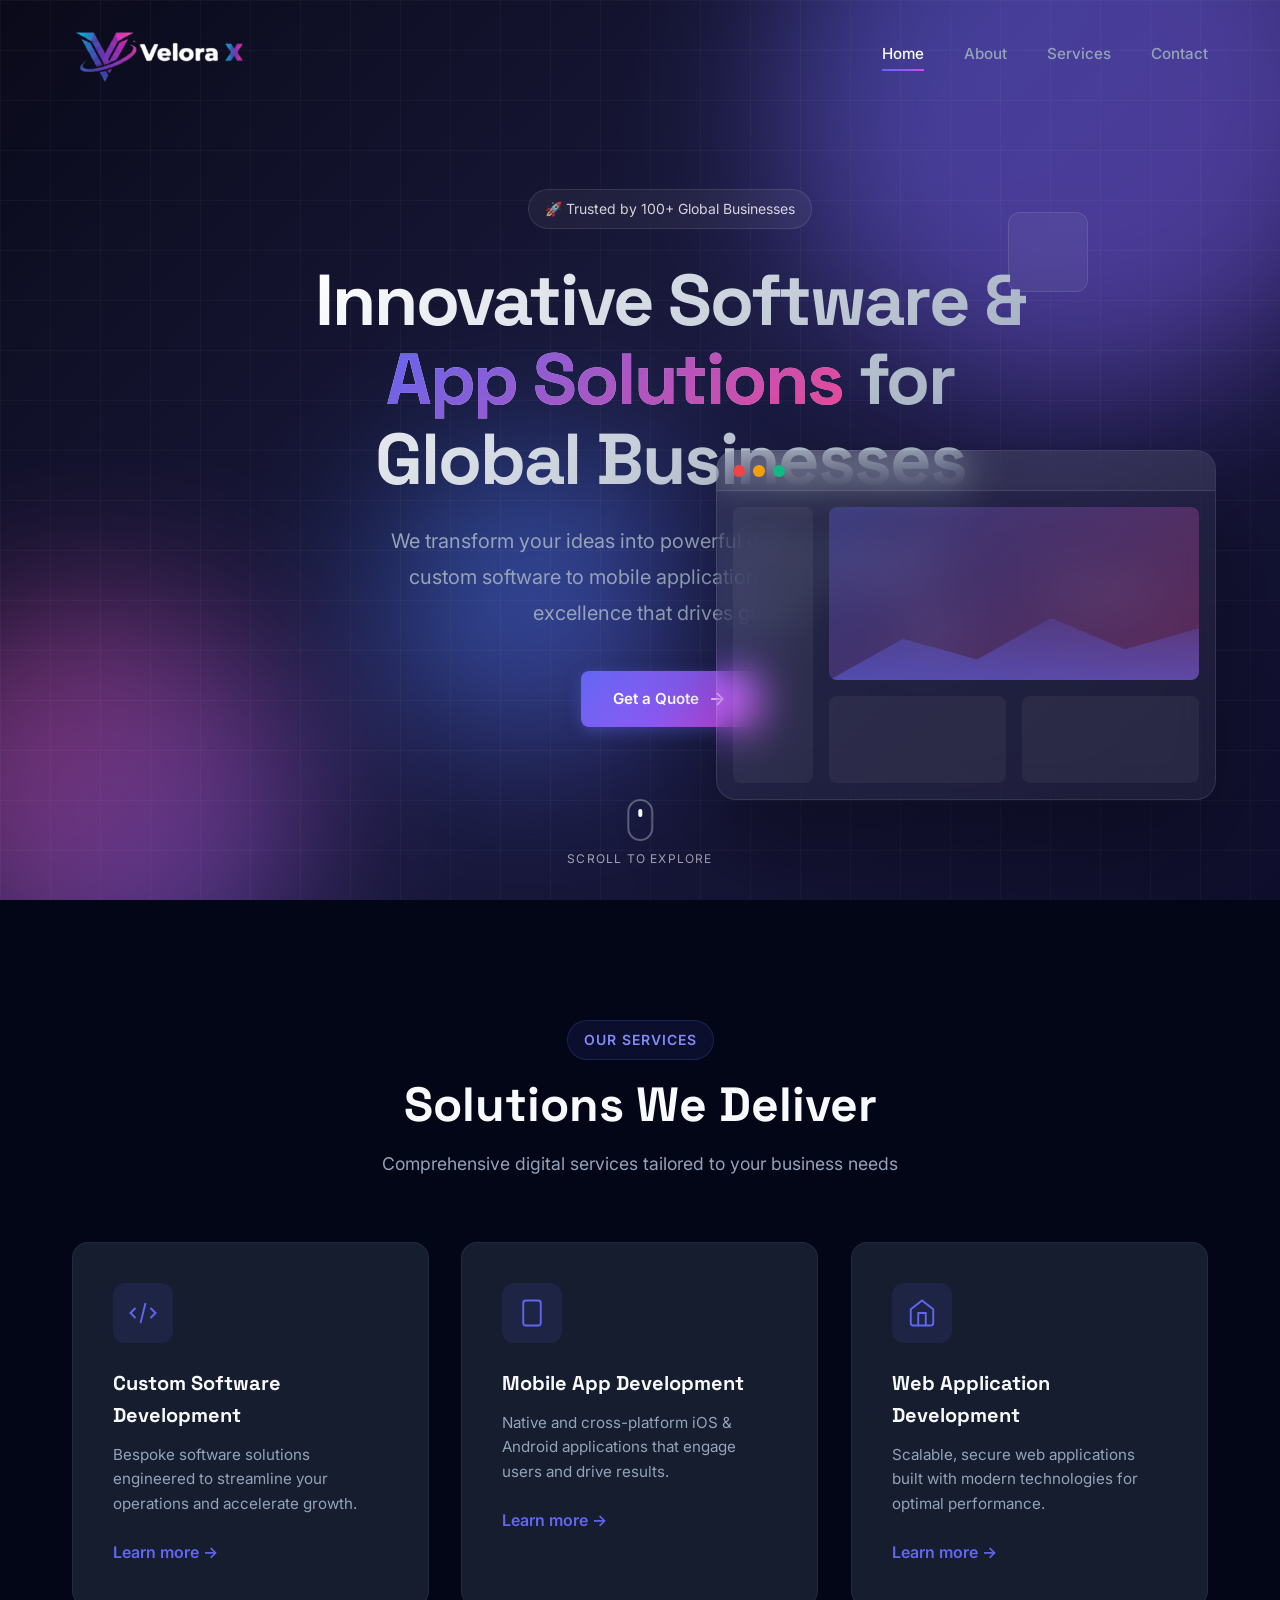
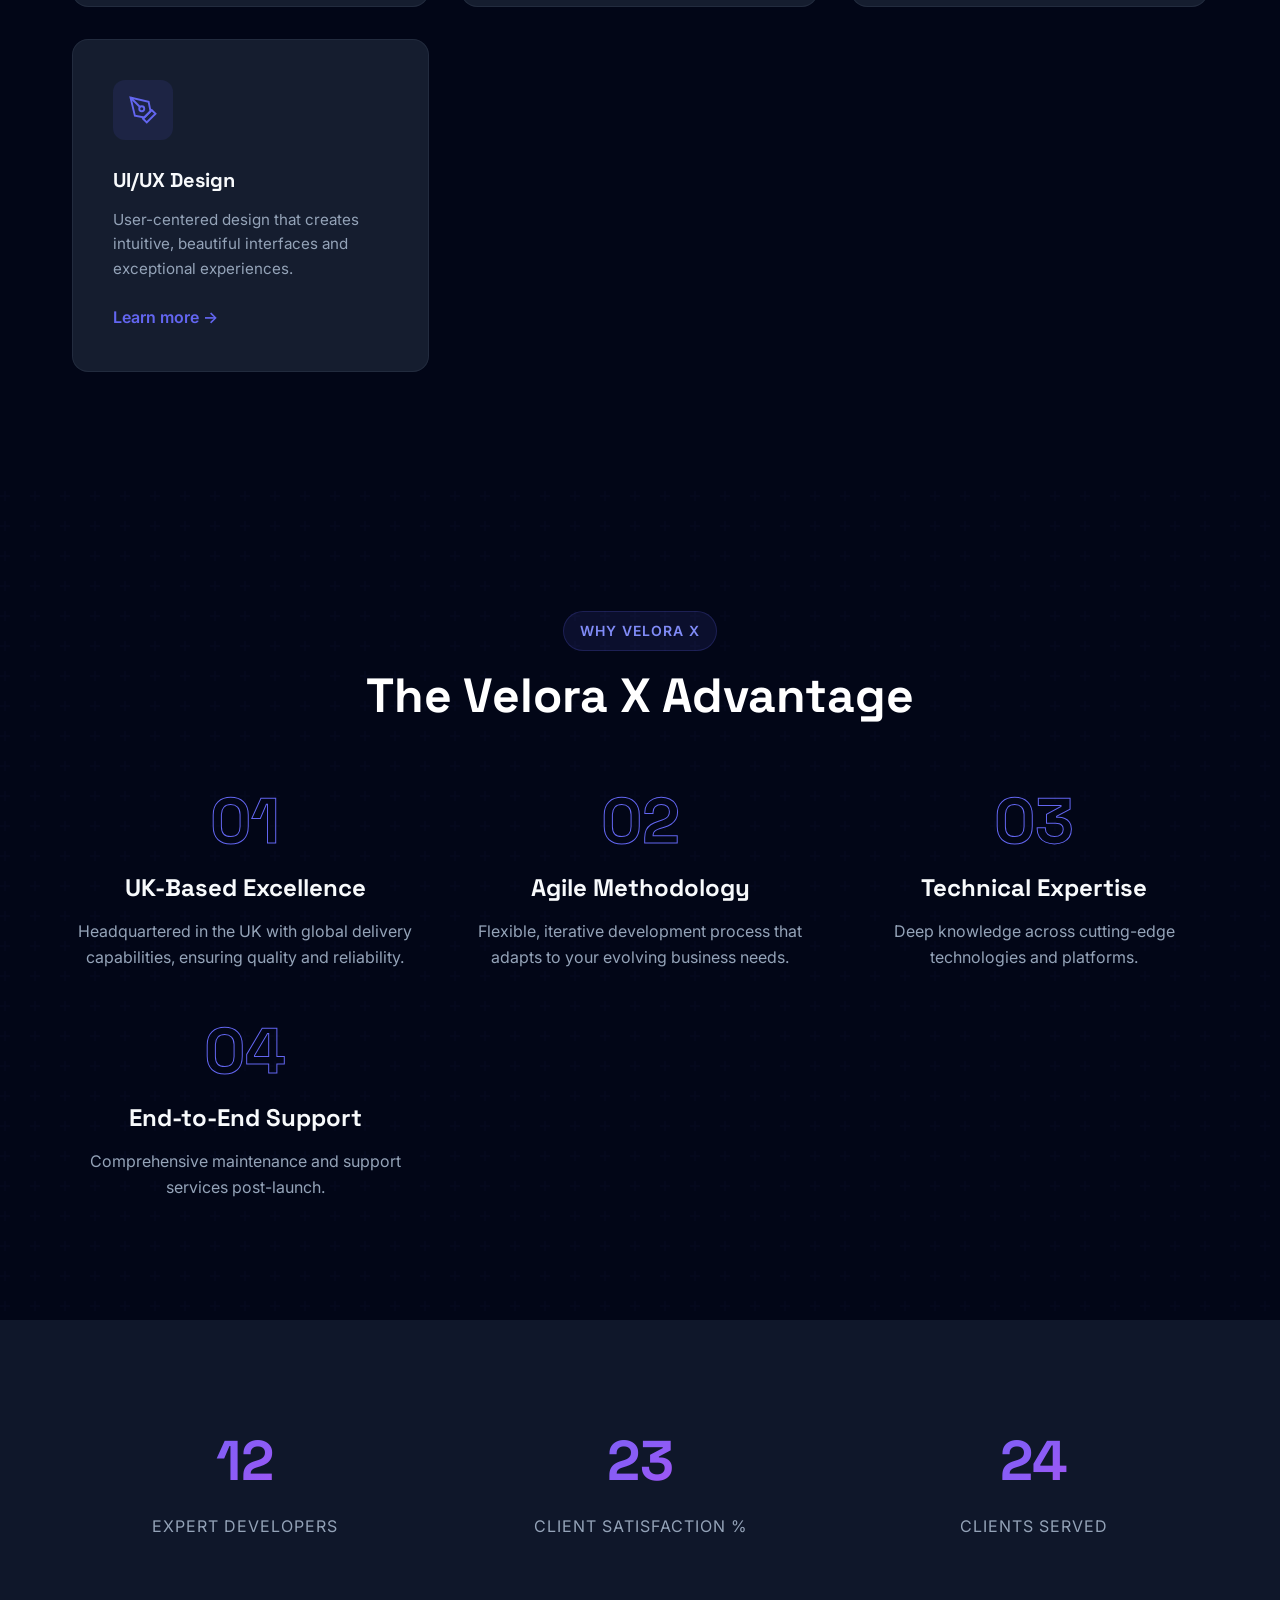
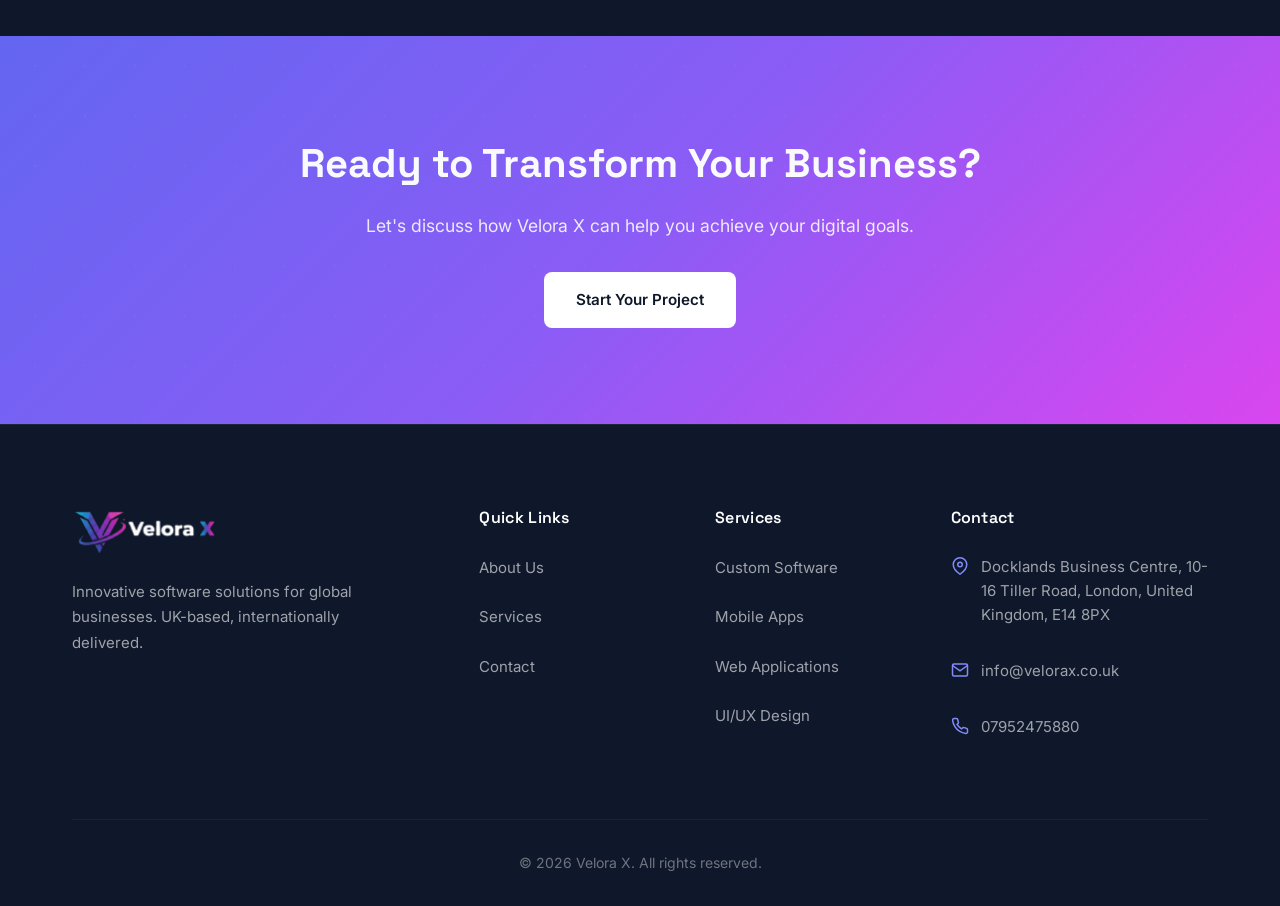
<file: index.html>
<!-- index.html -->
<!DOCTYPE html>
<html lang="en">

<head>
    <meta charset="UTF-8">
    <meta name="viewport" content="width=device-width, initial-scale=1.0">
    <meta name="description"
        content="Velora X - Innovative Software & App Solutions for Global Businesses. UK-based custom software, mobile app, and web development company.">
    <title>Velora X | Innovative Software & App Solutions</title>
    <link rel="icon" type="image/png" sizes="30x30" href="img/favi.png">
    <link rel="preconnect" href="https://fonts.googleapis.com">
    <link rel="preconnect" href="https://fonts.gstatic.com" crossorigin>
    <link
        href="https://fonts.googleapis.com/css2?family=Inter:wght@300;400;500;600;700&family=Space+Grotesk:wght@400;500;600;700&display=swap"
        rel="stylesheet">
    <link rel="stylesheet" href="style.css">
</head>

<body>
    <!-- Loading Screen -->
    <div id="loader" class="loader">
        <div class="loader-content">
            <div class="loader-logo">
                <img src="img/logo.png" alt="Velora X">
            </div>
            <div class="loader-bar"></div>
        </div>
    </div>

    <!-- Navigation -->
    <nav class="navbar" id="navbar">
        <div class="nav-container">
            <a href="index.html" class="logo">
                <img src="img/logo.png" alt="Velora X" class="logo-img">
            </a>
            <button class="nav-toggle" id="navToggle" aria-label="Toggle navigation">
                <span></span>
                <span></span>
                <span></span>
            </button>
            <ul class="nav-menu" id="navMenu">
                <li><a href="index.html" class="nav-link active">Home</a></li>
                <li><a href="about.html" class="nav-link">About</a></li>
                <li><a href="services.html" class="nav-link">Services</a></li>
                <li><a href="contact.html" class="nav-link">Contact</a></li>
            </ul>
        </div>
    </nav>

    <!-- Enhanced Hero Section -->
    <section class="hero">
        <!-- Animated gradient background -->
        <div class="hero-bg">
            <div class="gradient-orb orb-1"></div>
            <div class="gradient-orb orb-2"></div>
            <div class="gradient-orb orb-3"></div>
        </div>

        <!-- Grid pattern overlay -->
        <div class="hero-grid"></div>

        <!-- Floating elements -->
        <div class="floating-shapes">
            <div class="shape shape-1"></div>
            <div class="shape shape-2"></div>
            <div class="shape shape-3"></div>
        </div>

            <div class="hero-content">
                <div class="hero-badge animate-fade-up">
                <span>🚀 Trusted by 100+ Global Businesses</span>
            </div>

            <h1 class="hero-title animate-fade-up">
                Innovative Software &<br>
                <span class="gradient-text">App Solutions</span> for<br>
                Global Businesses
            </h1>

            <p class="hero-subtitle animate-fade-up delay-1">
                We transform your ideas into powerful digital solutions. From custom software
                to mobile applications, Velora X delivers excellence that drives growth.
            </p>

            <div class="hero-buttons animate-fade-up delay-2">
                <a href="contact.html" class="btn btn-primary btn-glow">
                    <span>Get a Quote</span>
                    <svg width="20" height="20" viewBox="0 0 24 24" fill="none" stroke="currentColor" stroke-width="2">
                        <path d="M5 12h14M12 5l7 7-7 7" />
                    </svg>
                </a>
                <!-- <a href="services.html" class="btn btn-video">
                    <span class="play-icon">▶</span>
                    <span>View Services</span>
                </a> -->
            </div>

           
        </div>

        <!-- Hero image/mockup -->
        <div class="hero-visual animate-fade-up delay-2">
            <div class="dashboard-mockup">
                <div class="mockup-header">
                    <div class="mockup-dots">
                        <span></span>
                        <span></span>
                        <span></span>
                    </div>
                </div>
                <div class="mockup-content">
                    <div class="mockup-sidebar"></div>
                    <div class="mockup-main">
                        <div class="mockup-chart"></div>
                        <div class="mockup-stats"></div>
                    </div>
                </div>
            </div>
        </div>

        <div class="hero-scroll">
            <div class="mouse">
                <div class="wheel"></div>
            </div>
            <span>Scroll to explore</span>
        </div>
    </section>

    <!-- Services Preview -->
    <section class="section services-preview" id="services">
        <div class="container">
            <div class="section-header animate-on-scroll">
                <span class="section-tag">Our Services</span>
                <h2 class="section-title">Solutions We Deliver</h2>
                <p class="section-desc">Comprehensive digital services tailored to your business needs</p>
            </div>
            <div class="services-grid">
                <div class="service-card animate-on-scroll">
                    <div class="service-icon">
                        <svg viewBox="0 0 24 24" fill="none" stroke="currentColor" stroke-width="1.5">
                            <path d="M10 20l4-16m4 4l4 4-4 4M6 16l-4-4 4-4" />
                        </svg>
                    </div>
                    <h3>Custom Software Development</h3>
                    <p>Bespoke software solutions engineered to streamline your operations and accelerate growth.</p>
                    <a href="services.html" class="service-link">Learn more →</a>
                </div>
                <div class="service-card animate-on-scroll">
                    <div class="service-icon">
                        <svg viewBox="0 0 24 24" fill="none" stroke="currentColor" stroke-width="1.5">
                            <rect x="5" y="2" width="14" height="20" rx="2" ry="2" />
                            <path d="M12 18h.01" />
                        </svg>
                    </div>
                    <h3>Mobile App Development</h3>
                    <p>Native and cross-platform iOS & Android applications that engage users and drive results.</p>
                    <a href="services.html" class="service-link">Learn more →</a>
                </div>
                <div class="service-card animate-on-scroll">
                    <div class="service-icon">
                        <svg viewBox="0 0 24 24" fill="none" stroke="currentColor" stroke-width="1.5">
                            <path d="M3 9l9-7 9 7v11a2 2 0 0 1-2 2H5a2 2 0 0 1-2-2z" />
                            <polyline points="9 22 9 12 15 12 15 22" />
                        </svg>
                    </div>
                    <h3>Web Application Development</h3>
                    <p>Scalable, secure web applications built with modern technologies for optimal performance.</p>
                    <a href="services.html" class="service-link">Learn more →</a>
                </div>
                <div class="service-card animate-on-scroll">
                    <div class="service-icon">
                        <svg viewBox="0 0 24 24" fill="none" stroke="currentColor" stroke-width="1.5">
                            <path d="M12 19l7-7 3 3-7 7-3-3z" />
                            <path d="M18 13l-1.5-7.5L2 2l3.5 14.5L13 18l5-5z" />
                            <path d="M2 2l7.586 7.586" />
                            <circle cx="11" cy="11" r="2" />
                        </svg>
                    </div>
                    <h3>UI/UX Design</h3>
                    <p>User-centered design that creates intuitive, beautiful interfaces and exceptional experiences.
                    </p>
                    <a href="services.html" class="service-link">Learn more →</a>
                </div>
            </div>
        </div>
    </section>

    <!-- Why Choose Us -->
    <section class="section why-choose parallax-section">
        <div class="container">
            <div class="section-header light animate-on-scroll">
                <span class="section-tag">Why Velora X</span>
                <h2 class="section-title">The Velora X Advantage</h2>
            </div>
            <div class="features-grid">
                <div class="feature-item animate-on-scroll">
                    <div class="feature-number">01</div>
                    <h3>UK-Based Excellence</h3>
                    <p>Headquartered in the UK with global delivery capabilities, ensuring quality and reliability.</p>
                </div>
                <div class="feature-item animate-on-scroll">
                    <div class="feature-number">02</div>
                    <h3>Agile Methodology</h3>
                    <p>Flexible, iterative development process that adapts to your evolving business needs.</p>
                </div>
                <div class="feature-item animate-on-scroll">
                    <div class="feature-number">03</div>
                    <h3>Technical Expertise</h3>
                    <p>Deep knowledge across cutting-edge technologies and platforms.</p>
                </div>
                <div class="feature-item animate-on-scroll">
                    <div class="feature-number">04</div>
                    <h3>End-to-End Support</h3>
                    <p>Comprehensive maintenance and support services post-launch.</p>
                </div>
            </div>
        </div>
    </section>

    <!-- Stats Section -->
    <section class="section stats">
        <div class="container">
            <div class="stats-grid">
                <div class="stat-item animate-on-scroll">
                    <div class="stat-number" data-target="50">0</div>
                    <div class="stat-label">Expert Developers</div>
                </div>
                <div class="stat-item animate-on-scroll">
                    <div class="stat-number" data-target="98">0</div>
                    <div class="stat-label">Client Satisfaction %</div>
                </div>
                <div class="stat-item animate-on-scroll">
                    <div class="stat-number" data-target="100">0</div>
                    <div class="stat-label">Clients Served</div>
                </div>
            </div>
        </div>
    </section>

    <!-- CTA Banner -->
    <section class="cta-banner">
        <div class="container">
            <div class="cta-content animate-on-scroll">
                <h2>Ready to Transform Your Business?</h2>
                <p>Let's discuss how Velora X can help you achieve your digital goals.</p>
                <a href="contact.html" class="btn btn-white">Start Your Project</a>
            </div>
        </div>
    </section>

    <!-- Footer -->
    <footer class="footer">
        <div class="container">
            <div class="footer-grid">
                <div class="footer-brand">
                    <a href="index.html" class="logo">
                        <div class="loader-logo">
                            <img src="img/logo.png" alt="Velora X">
                        </div>
                        <!-- <span class="logo-text">Velora X</span> -->
                    </a>
                    <p>Innovative software solutions for global businesses. UK-based, internationally delivered.</p>
                </div>
                <div class="footer-links">
                    <h4>Quick Links</h4>
                    <ul>
                        <li><a href="about.html">About Us</a></li>
                        <li><a href="services.html">Services</a></li>
                        <li><a href="contact.html">Contact</a></li>
                    </ul>
                </div>
                <div class="footer-links">
                    <h4>Services</h4>
                    <ul>
                        <li><a href="services.html">Custom Software</a></li>
                        <li><a href="services.html">Mobile Apps</a></li>
                        <li><a href="services.html">Web Applications</a></li>
                        <li><a href="services.html">UI/UX Design</a></li>
                    </ul>
                </div>
                <div class="footer-contact">
                    <h4>Contact</h4>
                    <ul>
                        <li>
                            <svg viewBox="0 0 24 24" fill="none" stroke="currentColor" stroke-width="2">
                                <path d="M21 10c0 7-9 13-9 13s-9-6-9-13a9 9 0 0 1 18 0z" />
                                <circle cx="12" cy="10" r="3" />
                            </svg>
                            <span>Docklands Business Centre, 10-16 Tiller Road, London, United Kingdom, E14 8PX</span>
                        </li>
                        <li>
                            <svg viewBox="0 0 24 24" fill="none" stroke="currentColor" stroke-width="2">
                                <path d="M4 4h16c1.1 0 2 .9 2 2v12c0 1.1-.9 2-2 2H4c-1.1 0-2-.9-2-2V6c0-1.1.9-2 2-2z" />
                                <polyline points="22,6 12,13 2,6" />
                            </svg>
                            <span>info@velorax.co.uk</span>
                        </li>
                        <li>
                            <svg viewBox="0 0 24 24" fill="none" stroke="currentColor" stroke-width="2">
                                <path
                                    d="M22 16.92v3a2 2 0 0 1-2.18 2 19.79 19.79 0 0 1-8.63-3.07 19.5 19.5 0 0 1-6-6 19.79 19.79 0 0 1-3.07-8.67A2 2 0 0 1 4.11 2h3a2 2 0 0 1 2 1.72 12.84 12.84 0 0 0 .7 2.81 2 2 0 0 1-.45 2.11L8.09 9.91a16 16 0 0 0 6 6l1.27-1.27a2 2 0 0 1 2.11-.45 12.84 12.84 0 0 0 2.81.7A2 2 0 0 1 22 16.92z" />
                            </svg>
                            <span>07952475880</span>
                        </li>
                    </ul>
                </div>
            </div>
            <div class="footer-bottom">
                <p>&copy; 2026 Velora X. All rights reserved.</p>
            </div>
        </div>
    </footer>

    <!-- Back to Top Button -->
    <button class="back-to-top" id="backToTop" aria-label="Back to top">
        <svg viewBox="0 0 24 24" fill="none" stroke="currentColor" stroke-width="2">
            <path d="M18 15l-6-6-6 6" />
        </svg>
    </button>

    <script src="script.js"></script>
</body>

</html>
</file>
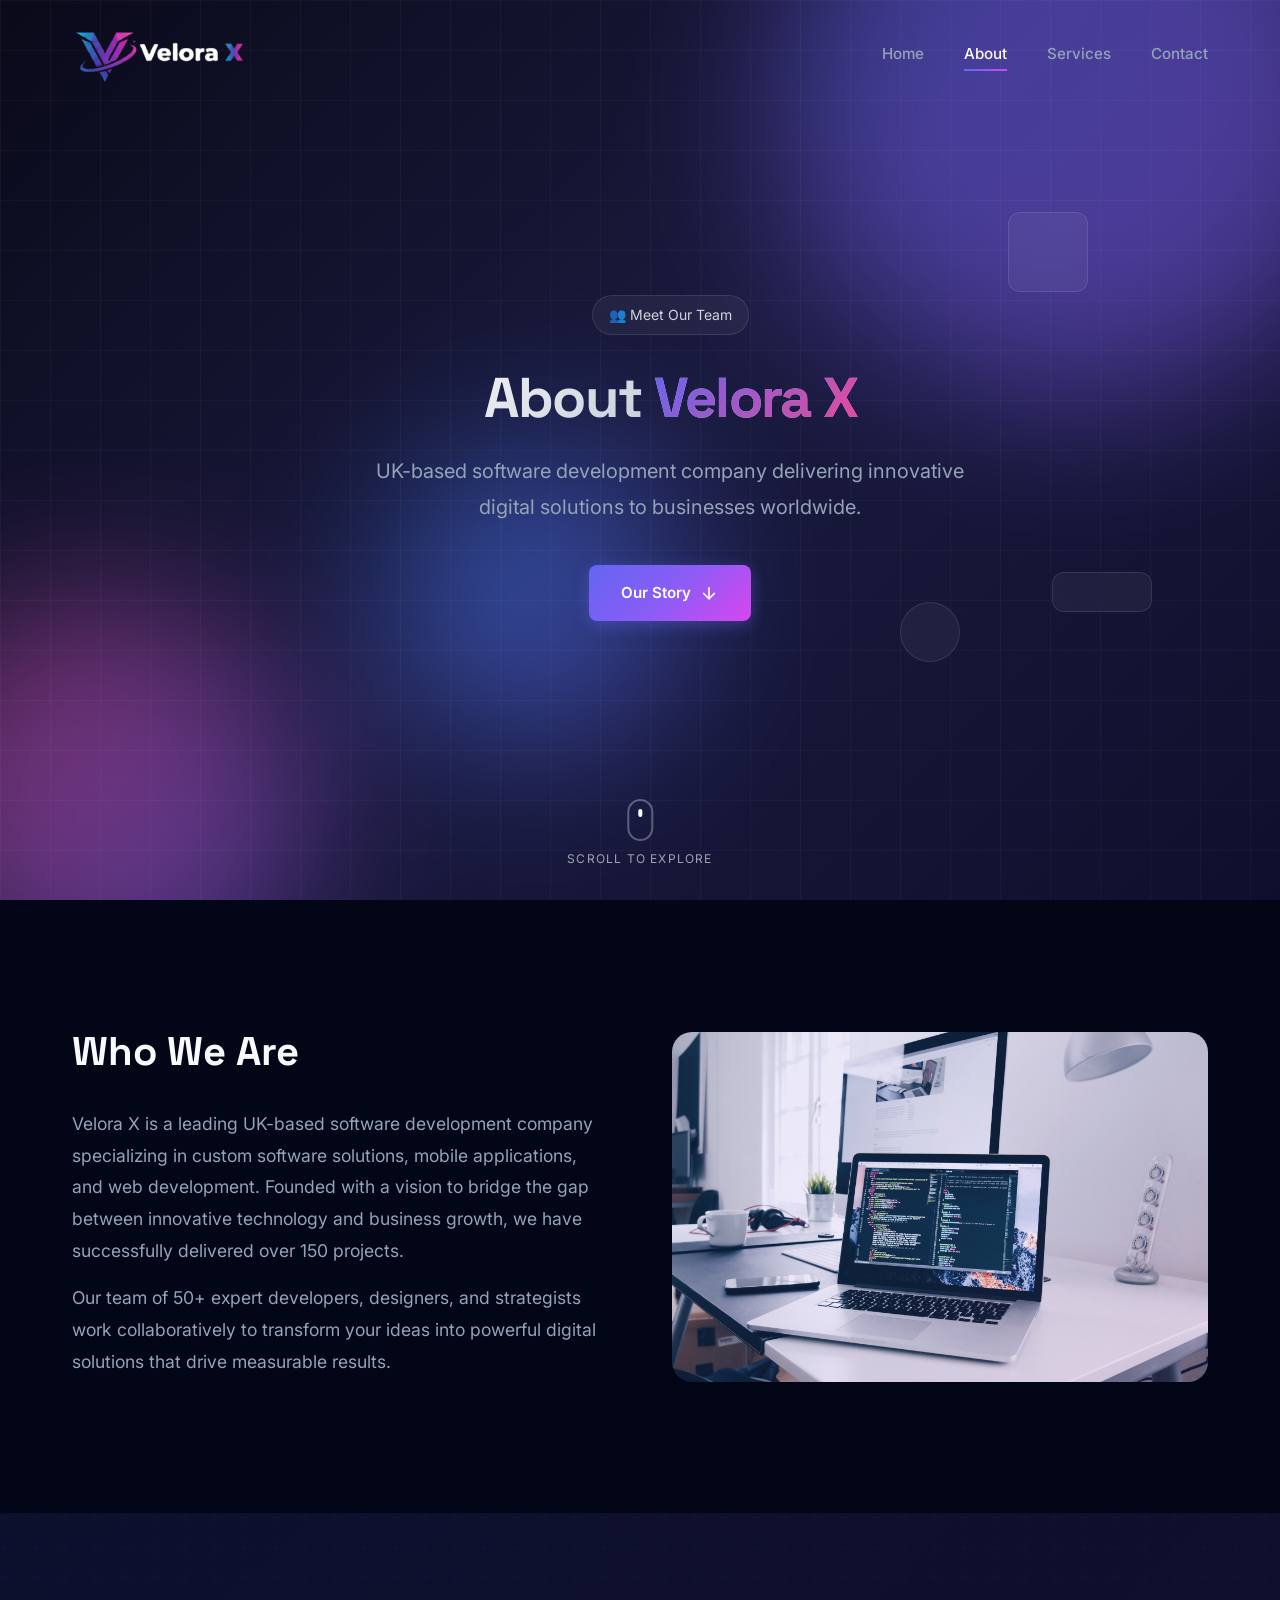
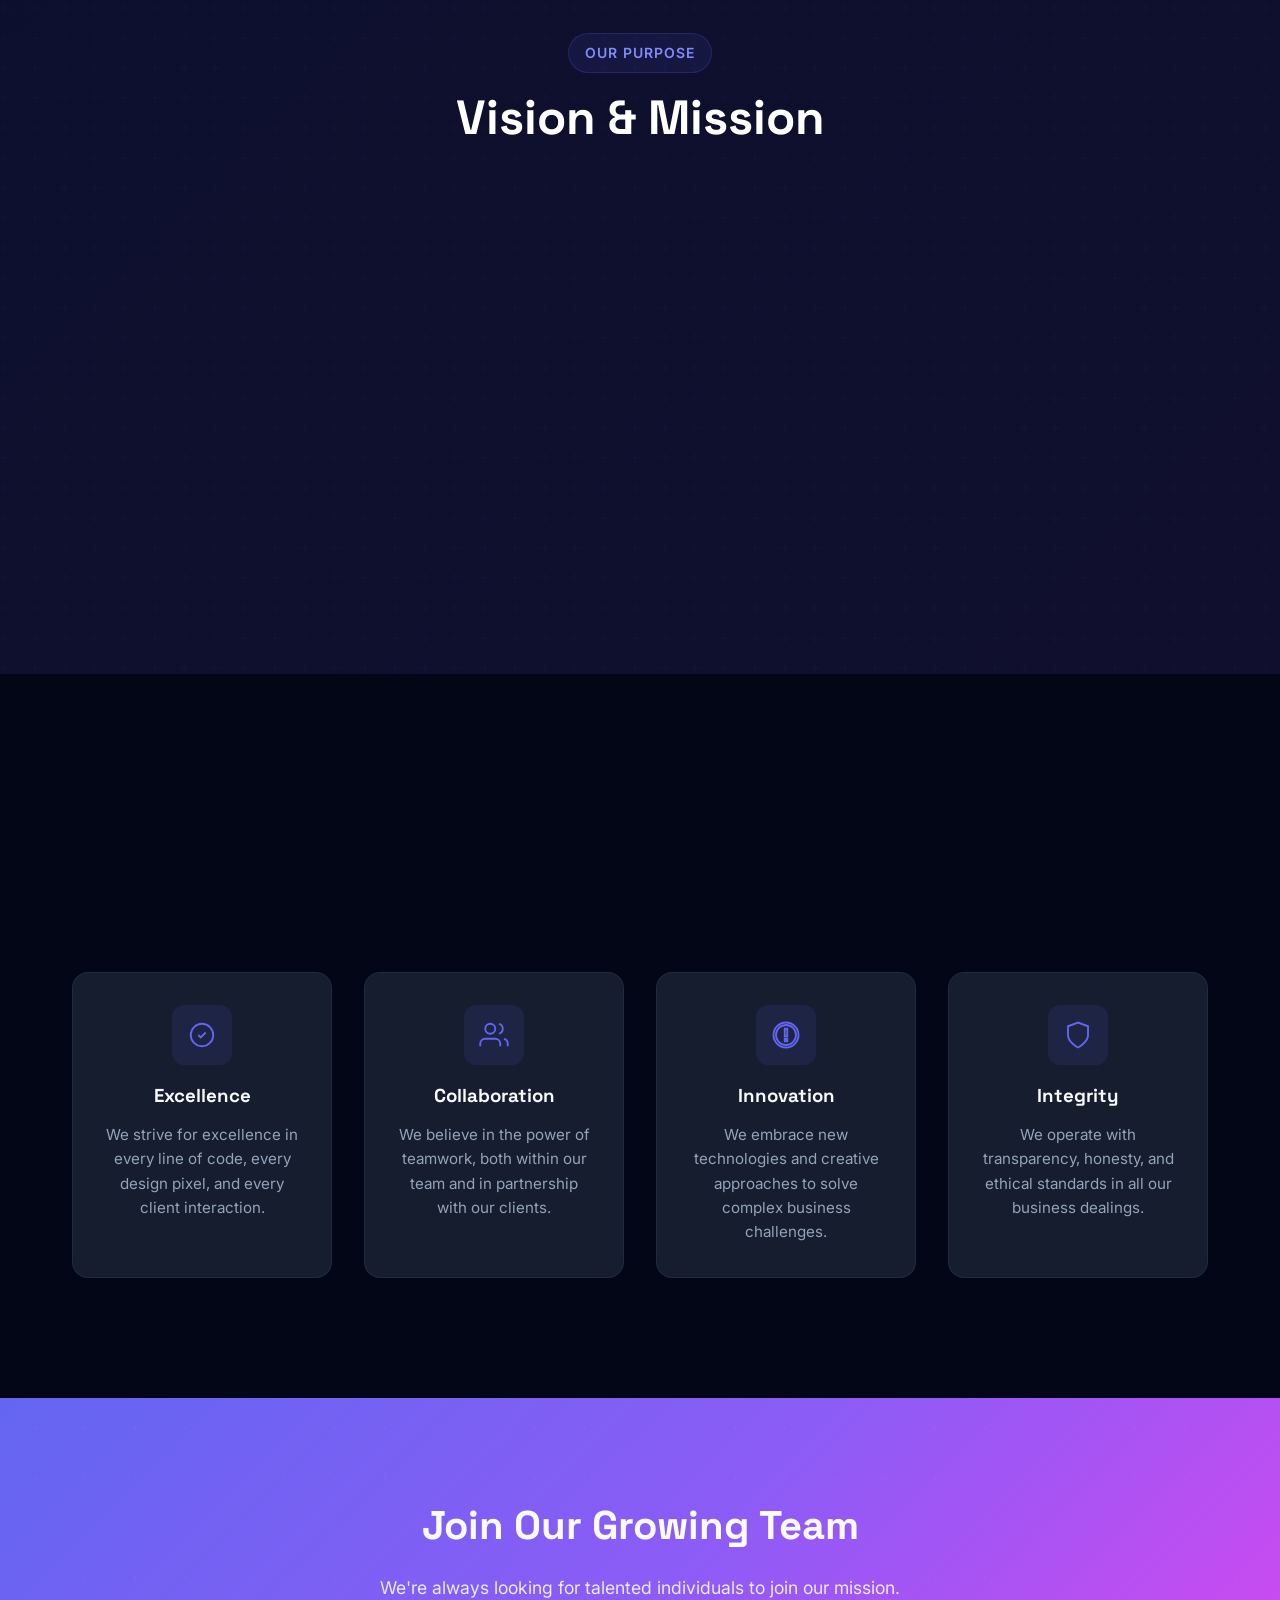
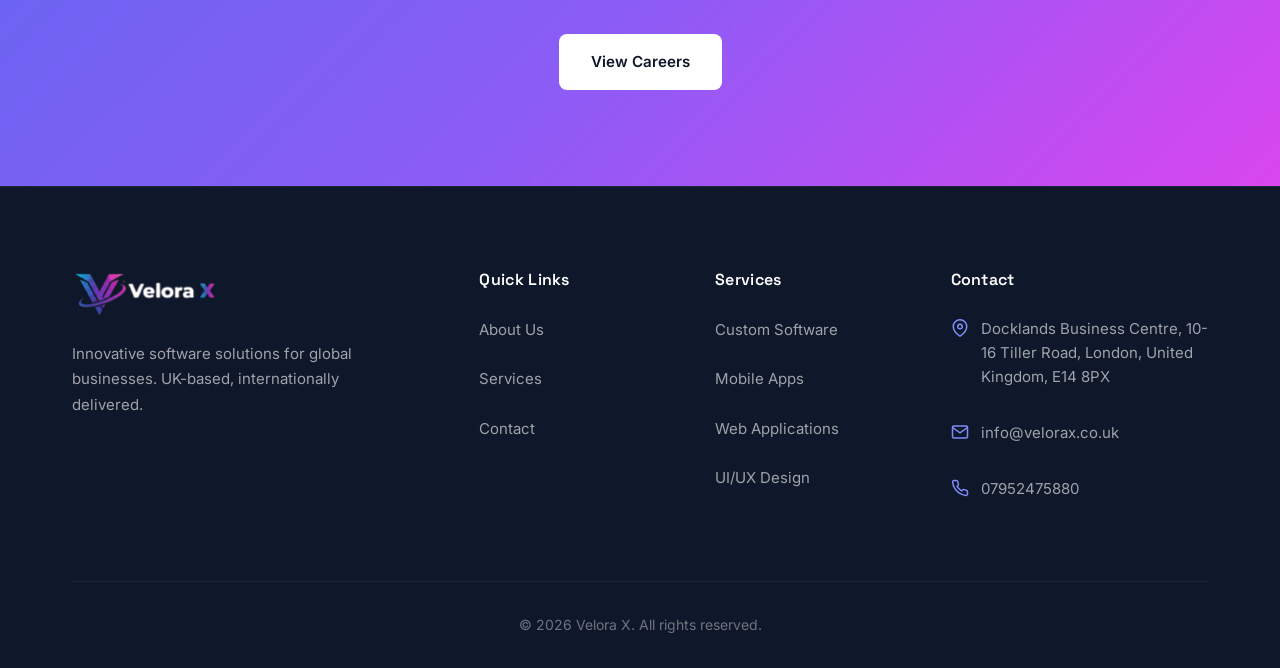
<file: about.html>
<!-- about.html -->
<!DOCTYPE html>
<html lang="en">

<head>
    <meta charset="UTF-8">
    <meta name="viewport" content="width=device-width, initial-scale=1.0">
    <meta name="description"
        content="About Velora X - UK-based software development company delivering innovative digital solutions globally.">
    <title>About Us | Velora X</title>
    <link rel="icon" type="image/png" sizes="30x30" href="img/favi.png">
    <link rel="preconnect" href="https://fonts.googleapis.com">
    <link rel="preconnect" href="https://fonts.gstatic.com" crossorigin>
    <link
        href="https://fonts.googleapis.com/css2?family=Inter:wght@300;400;500;600;700&family=Space+Grotesk:wght@400;500;600;700&display=swap"
        rel="stylesheet">
    <link rel="stylesheet" href="style.css">
</head>

<body>
    <!-- Loading Screen -->
    <div id="loader" class="loader">
        <div class="loader-content">
            <div class="loader-logo">
                <img src="img/logo.png" alt="Velora X">
            </div>
            <div class="loader-bar"></div>
        </div>
    </div>

    <!-- Navigation -->
    <nav class="navbar" id="navbar">
        <div class="nav-container">
            <a href="index.html" class="logo">
                <img src="img/logo.png" alt="Velora X" class="logo-img">
            </a>
            <button class="nav-toggle" id="navToggle" aria-label="Toggle navigation">
                <span></span>
                <span></span>
                <span></span>
            </button>
            <ul class="nav-menu" id="navMenu">
                <li><a href="index.html" class="nav-link">Home</a></li>
                <li><a href="about.html" class="nav-link active">About</a></li>
                <li><a href="services.html" class="nav-link">Services</a></li>
                <li><a href="contact.html" class="nav-link">Contact</a></li>
            </ul>
        </div>
    </nav>

    <!-- Enhanced Page Hero Section -->
    <section class="hero page-hero-enhanced">
        <!-- Animated gradient background -->
        <div class="hero-bg">
            <div class="gradient-orb orb-1"></div>
            <div class="gradient-orb orb-2"></div>
            <div class="gradient-orb orb-3"></div>
        </div>

        <!-- Grid pattern overlay -->
        <div class="hero-grid"></div>

        <!-- Floating elements -->
        <div class="floating-shapes">
            <div class="shape shape-1"></div>
            <div class="shape shape-2"></div>
            <div class="shape shape-3"></div>
        </div>

        <div class="hero-content">
            <div class="hero-badge animate-fade-up">
                <span>👥 Meet Our Team</span>
            </div>

            <h1 class="hero-title animate-fade-up">
                About <span class="gradient-text">Velora X</span>
            </h1>

            <p class="hero-subtitle animate-fade-up delay-1">
                UK-based software development company delivering innovative digital solutions
                to businesses worldwide.
            </p>

            <div class="hero-buttons animate-fade-up delay-2">
                <a href="#story" class="btn btn-primary btn-glow">
                    <span>Our Story</span>
                    <svg width="20" height="20" viewBox="0 0 24 24" fill="none" stroke="currentColor" stroke-width="2">
                        <path d="M12 5v14M5 12l7 7 7-7" />
                    </svg>
                </a>
                <!-- <a href="contact.html" class="btn btn-video">
                    <span class="play-icon">✉</span>
                    <span>Get in Touch</span>
                </a> -->
            </div>
        </div>

        <div class="hero-scroll">
            <div class="mouse">
                <div class="wheel"></div>
            </div>
            <span>Scroll to explore</span>
        </div>
    </section>

    <!-- About Content -->
    <section class="section" id="story">
        <div class="container">
            <div class="about-grid">
                <div class="about-content animate-on-scroll">
                    <h2>Who We Are</h2>
                    <p>Velora X is a leading UK-based software development company specializing in custom software
                        solutions, mobile applications, and web development. Founded with a vision to bridge the gap
                        between innovative technology and business growth, we have successfully delivered over 150
                        projects.</p>
                    <p>Our team of 50+ expert developers, designers, and strategists work collaboratively to transform
                        your ideas into powerful digital solutions that drive measurable results.</p>
                </div>
                <div class="about-image animate-on-scroll">
                    <div class="image-card">
                        <div class="image-placeholder"><img src="img/about.jpg" alt=""></div>
                    </div>
                </div>
            </div>
        </div>
    </section>

    <!-- Vision & Mission -->
    <section class="section why-choose">
        <div class="container">
            <div class="section-header light animate-on-scroll">
                <span class="section-tag">Our Purpose</span>
                <h2 class="section-title">Vision & Mission</h2>
            </div>
            <div class="vm-grid">
                <div class="vm-card animate-on-scroll">
                    <div class="vm-icon">
                        <svg viewBox="0 0 24 24" fill="none" stroke="currentColor" stroke-width="1.5">
                            <path d="M2 12s3-7 10-7 10 7 10 7-3 7-10 7-10-7-10-7Z" />
                            <circle cx="12" cy="12" r="3" />
                        </svg>
                    </div>
                    <h3>Our Vision</h3>
                    <p>To be the global leader in innovative software solutions, empowering businesses to achieve
                        digital transformation and sustainable growth through cutting-edge technology.</p>
                </div>
                <div class="vm-card animate-on-scroll">
                    <div class="vm-icon">
                        <svg viewBox="0 0 24 24" fill="none" stroke="currentColor" stroke-width="1.5">
                            <path d="M12 2L2 7l10 5 10-5-10-5zM2 17l10 5 10-5M2 12l10 5 10-5" />
                        </svg>
                    </div>
                    <h3>Our Mission</h3>
                    <p>To deliver exceptional digital solutions that solve real business problems, exceed client
                        expectations, and create lasting value through innovation, quality, and partnership.</p>
                </div>
            </div>
        </div>
    </section>

    <!-- Values -->
    <section class="section">
        <div class="container">
            <div class="section-header animate-on-scroll">
                <span class="section-tag">What We Stand For</span>
                <h2 class="section-title">Our Core Values</h2>
            </div>
            <div class="values-grid">
                <div class="value-card animate-on-scroll">
                    <div class="value-icon">
                        <svg viewBox="0 0 24 24" fill="none" stroke="currentColor" stroke-width="1.5">
                            <path d="M9 12l2 2 4-4m6 2a9 9 0 11-18 0 9 9 0 0118 0z" />
                        </svg>
                    </div>
                    <h3>Excellence</h3>
                    <p>We strive for excellence in every line of code, every design pixel, and every client interaction.
                    </p>
                </div>
                <div class="value-card animate-on-scroll">
                    <div class="value-icon">
                        <svg viewBox="0 0 24 24" fill="none" stroke="currentColor" stroke-width="1.5">
                            <path d="M17 21v-2a4 4 0 00-4-4H5a4 4 0 00-4 4v2" />
                            <circle cx="9" cy="7" r="4" />
                            <path d="M23 21v-2a4 4 0 00-3-3.87M16 3.13a4 4 0 010 7.75" />
                        </svg>
                    </div>
                    <h3>Collaboration</h3>
                    <p>We believe in the power of teamwork, both within our team and in partnership with our clients.
                    </p>
                </div>
                <div class="value-card animate-on-scroll">
                    <div class="value-icon">
                        <svg viewBox="0 0 24 24" fill="none" stroke="currentColor" stroke-width="1.5">
                            <path
                                d="M12 2a10 10 0 100 20 10 10 0 000-20zm0 18a8 8 0 110-16 8 8 0 010 16zm-1-13h2v6h-2zm0 8h2v2h-2z" />
                        </svg>
                    </div>
                    <h3>Innovation</h3>
                    <p>We embrace new technologies and creative approaches to solve complex business challenges.</p>
                </div>
                <div class="value-card animate-on-scroll">
                    <div class="value-icon">
                        <svg viewBox="0 0 24 24" fill="none" stroke="currentColor" stroke-width="1.5">
                            <path d="M12 22s8-4 8-10V5l-8-3-8 3v7c0 6 8 10 8 10z" />
                        </svg>
                    </div>
                    <h3>Integrity</h3>
                    <p>We operate with transparency, honesty, and ethical standards in all our business dealings.</p>
                </div>
            </div>
        </div>
    </section>

    

    <!-- CTA Banner -->
    <section class="cta-banner">
        <div class="container">
            <div class="cta-content animate-on-scroll">
                <h2>Join Our Growing Team</h2>
                <p>We're always looking for talented individuals to join our mission.</p>
                <a href="contact.html" class="btn btn-white">View Careers</a>
            </div>
        </div>
    </section>

    <!-- Footer -->
    <footer class="footer">
        <div class="container">
            <div class="footer-grid">
                <div class="footer-brand">
                    <a href="index.html" class="logo">
                        <div class="loader-logo">
                            <img src="img/logo.png" alt="Velora X">
                        </div>
                        <!-- <span class="logo-text">Velora X</span> -->
                    </a>
                    <p>Innovative software solutions for global businesses. UK-based, internationally delivered.</p>
                </div>
                <div class="footer-links">
                    <h4>Quick Links</h4>
                    <ul>
                        <li><a href="about.html">About Us</a></li>
                        <li><a href="services.html">Services</a></li>
                        <li><a href="contact.html">Contact</a></li>
                    </ul>
                </div>
                <div class="footer-links">
                    <h4>Services</h4>
                    <ul>
                        <li><a href="services.html">Custom Software</a></li>
                        <li><a href="services.html">Mobile Apps</a></li>
                        <li><a href="services.html">Web Applications</a></li>
                        <li><a href="services.html">UI/UX Design</a></li>
                    </ul>
                </div>
                <div class="footer-contact">
                    <h4>Contact</h4>
                    <ul>
                        <li>
                            <svg viewBox="0 0 24 24" fill="none" stroke="currentColor" stroke-width="2">
                                <path d="M21 10c0 7-9 13-9 13s-9-6-9-13a9 9 0 0 1 18 0z" />
                                <circle cx="12" cy="10" r="3" />
                            </svg>
                            <span>Docklands Business Centre, 10-16 Tiller Road, London, United Kingdom, E14 8PX</span>
                        </li>
                        <li>
                            <svg viewBox="0 0 24 24" fill="none" stroke="currentColor" stroke-width="2">
                                <path d="M4 4h16c1.1 0 2 .9 2 2v12c0 1.1-.9 2-2 2H4c-1.1 0-2-.9-2-2V6c0-1.1.9-2 2-2z" />
                                <polyline points="22,6 12,13 2,6" />
                            </svg>
                            <span>info@velorax.co.uk</span>
                        </li>
                        <li>
                            <svg viewBox="0 0 24 24" fill="none" stroke="currentColor" stroke-width="2">
                                <path
                                    d="M22 16.92v3a2 2 0 0 1-2.18 2 19.79 19.79 0 0 1-8.63-3.07 19.5 19.5 0 0 1-6-6 19.79 19.79 0 0 1-3.07-8.67A2 2 0 0 1 4.11 2h3a2 2 0 0 1 2 1.72 12.84 12.84 0 0 0 .7 2.81 2 2 0 0 1-.45 2.11L8.09 9.91a16 16 0 0 0 6 6l1.27-1.27a2 2 0 0 1 2.11-.45 12.84 12.84 0 0 0 2.81.7A2 2 0 0 1 22 16.92z" />
                            </svg>
                            <span>07952475880</span>
                        </li>
                    </ul>
                </div>
            </div>
            <div class="footer-bottom">
                <p>&copy; 2026 Velora X. All rights reserved.</p>
            </div>
        </div>
    </footer>

    <!-- Back to Top Button -->
    <button class="back-to-top" id="backToTop" aria-label="Back to top">
        <svg viewBox="0 0 24 24" fill="none" stroke="currentColor" stroke-width="2">
            <path d="M18 15l-6-6-6 6" />
        </svg>
    </button>

    <script src="script.js"></script>
</body>

</html>
</file>
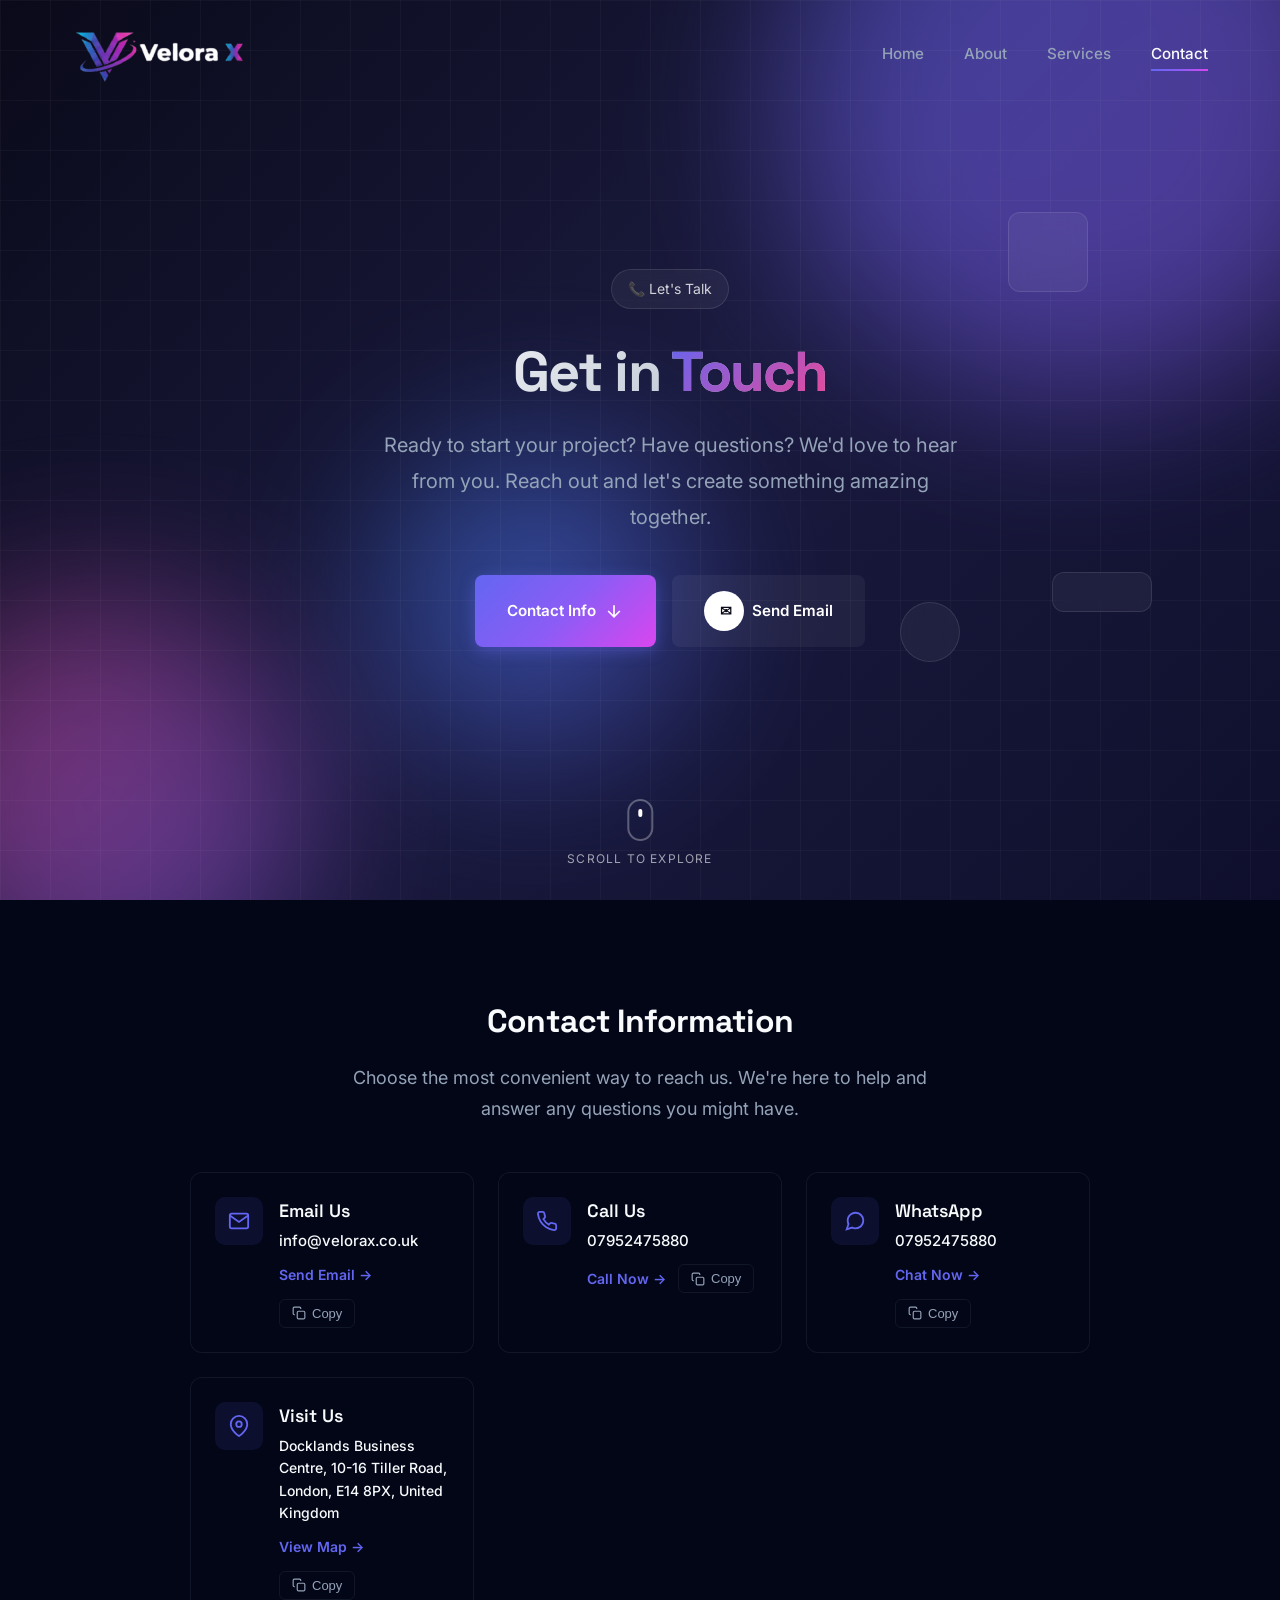
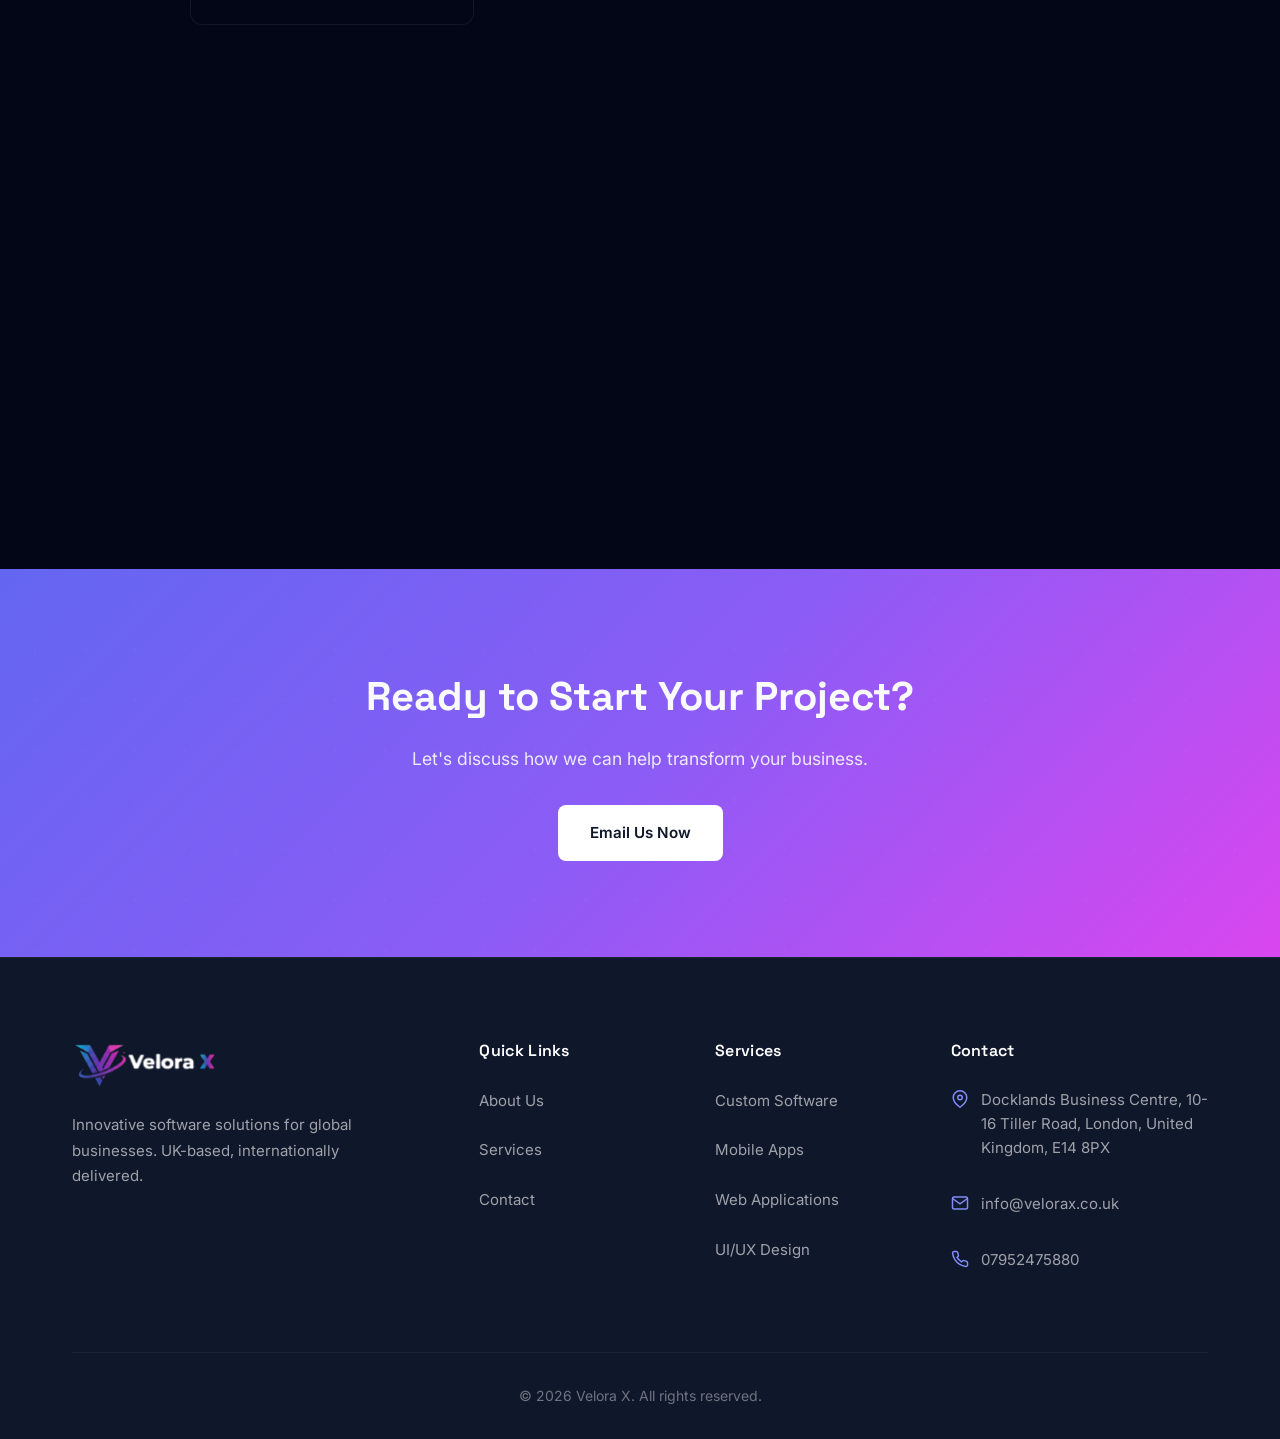
<file: contact.html>
<!-- contact.html -->
<!DOCTYPE html>
<html lang="en">

<head>
    <meta charset="UTF-8">
    <meta name="viewport" content="width=device-width, initial-scale=1.0">
    <meta name="description"
        content="Contact Velora X - Get in touch for custom software and app development solutions.">
    <title>Contact Us | Velora X</title>
    <link rel="icon" type="image/png" sizes="30x30" href="img/favi.png">
    <link rel="preconnect" href="https://fonts.googleapis.com">
    <link rel="preconnect" href="https://fonts.gstatic.com" crossorigin>
    <link
        href="https://fonts.googleapis.com/css2?family=Inter:wght@300;400;500;600;700&family=Space+Grotesk:wght@400;500;600;700&display=swap"
        rel="stylesheet">
    <link rel="stylesheet" href="style.css">
</head>

<body>
    <!-- Loading Screen -->
    <div id="loader" class="loader">
        <div class="loader-content">
            <div class="loader-logo">
                <img src="img/logo.png" alt="Velora X">
            </div>
            <div class="loader-bar"></div>
        </div>
    </div>

    <!-- Navigation -->
    <nav class="navbar" id="navbar">
        <div class="nav-container">
            <a href="index.html" class="logo">
                <img src="img/logo.png" alt="Velora X" class="logo-img">
            </a>
            <button class="nav-toggle" id="navToggle" aria-label="Toggle navigation">
                <span></span>
                <span></span>
                <span></span>
            </button>
            <ul class="nav-menu" id="navMenu">
                <li><a href="index.html" class="nav-link">Home</a></li>
                <li><a href="about.html" class="nav-link">About</a></li>
                <li><a href="services.html" class="nav-link">Services</a></li>
                <li><a href="contact.html" class="nav-link active">Contact</a></li>
            </ul>
        </div>
    </nav>

    <!-- Enhanced Page Hero Section -->
    <section class="hero page-hero-enhanced">
        <!-- Animated gradient background -->
        <div class="hero-bg">
            <div class="gradient-orb orb-1"></div>
            <div class="gradient-orb orb-2"></div>
            <div class="gradient-orb orb-3"></div>
        </div>

        <!-- Grid pattern overlay -->
        <div class="hero-grid"></div>

        <!-- Floating elements -->
        <div class="floating-shapes">
            <div class="shape shape-1"></div>
            <div class="shape shape-2"></div>
            <div class="shape shape-3"></div>
        </div>

        <div class="hero-content">
            <div class="hero-badge animate-fade-up">
                <span>📞 Let's Talk</span>
            </div>

            <h1 class="hero-title animate-fade-up">
                Get in <span class="gradient-text">Touch</span>
            </h1>

            <p class="hero-subtitle animate-fade-up delay-1">
                Ready to start your project? Have questions? We'd love to hear from you.
                Reach out and let's create something amazing together.
            </p>

            <div class="hero-buttons animate-fade-up delay-2">
                <a href="#contact-info" class="btn btn-primary btn-glow">
                    <span>Contact Info</span>
                    <svg width="20" height="20" viewBox="0 0 24 24" fill="none" stroke="currentColor" stroke-width="2">
                        <path d="M12 5v14M5 12l7 7 7-7" />
                    </svg>
                </a>
                <a href="mailto:info@velorax.co.uk" class="btn btn-video">
                    <span class="play-icon">✉</span>
                    <span>Send Email</span>
                </a>
            </div>
        </div>

        <div class="hero-scroll">
            <div class="mouse">
                <div class="wheel"></div>
            </div>
            <span>Scroll to explore</span>
        </div>
    </section>

    <!-- Contact Section -->
    <section class="section contact-section" id="contact-info">
        <div class="container">
            <div class="contact-simple">
                <div class="contact-intro animate-on-scroll">
                    <h2>Contact Information</h2>
                    <p>Choose the most convenient way to reach us. We're here to help and answer any questions you might
                        have.</p>
                </div>

                <div class="contact-channels">
                    <!-- Email -->
                    <div class="contact-channel animate-on-scroll" data-copy="info@velorax.co.uk">
                        <div class="channel-icon">
                            <svg viewBox="0 0 24 24" fill="none" stroke="currentColor" stroke-width="2">
                                <path d="M4 4h16c1.1 0 2 .9 2 2v12c0 1.1-.9 2-2 2H4c-1.1 0-2-.9-2-2V6c0-1.1.9-2 2-2z" />
                                <polyline points="22,6 12,13 2,6" />
                            </svg>
                        </div>
                        <div class="channel-info">
                            <h3>Email Us</h3>
                            <p class="copy-text">info@velorax.co.uk</p>
                            <div class="channel-actions">
                                <a href="mailto:info@velorax.co.uk" class="channel-action">Send Email →</a>
                                <button class="copy-btn" type="button" data-copy="info@velorax.co.uk">
                                    <svg viewBox="0 0 24 24" fill="none" stroke="currentColor" stroke-width="2">
                                        <rect x="9" y="9" width="13" height="13" rx="2" ry="2"></rect>
                                        <path d="M5 15H4a2 2 0 0 1-2-2V4a2 2 0 0 1 2-2h9a2 2 0 0 1 2 2v1"></path>
                                    </svg>
                                    <span>Copy</span>
                                </button>
                            </div>
                        </div>
                    </div>

                    <!-- Phone -->
                    <div class="contact-channel animate-on-scroll" data-copy="07952475880">
                        <div class="channel-icon">
                            <svg viewBox="0 0 24 24" fill="none" stroke="currentColor" stroke-width="2">
                                <path
                                    d="M22 16.92v3a2 2 0 0 1-2.18 2 19.79 19.79 0 0 1-8.63-3.07 19.5 19.5 0 0 1-6-6 19.79 19.79 0 0 1-3.07-8.67A2 2 0 0 1 4.11 2h3a2 2 0 0 1 2 1.72 12.84 12.84 0 0 0 .7 2.81 2 2 0 0 1-.45 2.11L8.09 9.91a16 16 0 0 0 6 6l1.27-1.27a2 2 0 0 1 2.11-.45 12.84 12.84 0 0 0 2.81.7A2 2 0 0 1 22 16.92z" />
                            </svg>
                        </div>
                        <div class="channel-info">
                            <h3>Call Us</h3>
                            <p class="copy-text">07952475880</p>
                            <div class="channel-actions">
                                <a href="tel:07952475880" class="channel-action">Call Now →</a>
                                <button class="copy-btn" type="button" data-copy="07952475880">
                                    <svg viewBox="0 0 24 24" fill="none" stroke="currentColor" stroke-width="2">
                                        <rect x="9" y="9" width="13" height="13" rx="2" ry="2"></rect>
                                        <path d="M5 15H4a2 2 0 0 1-2-2V4a2 2 0 0 1 2-2h9a2 2 0 0 1 2 2v1"></path>
                                    </svg>
                                    <span>Copy</span>
                                </button>
                            </div>
                        </div>
                    </div>

                    <!-- WhatsApp -->
                    <div class="contact-channel animate-on-scroll" data-copy="07952475880">
                        <div class="channel-icon">
                            <svg viewBox="0 0 24 24" fill="none" stroke="currentColor" stroke-width="2">
                                <path
                                    d="M21 11.5a8.38 8.38 0 0 1-.9 3.8 8.5 8.5 0 0 1-7.6 4.7 8.38 8.38 0 0 1-3.8-.9L3 21l1.9-5.7a8.38 8.38 0 0 1-.9-3.8 8.5 8.5 0 0 1 4.7-7.6 8.38 8.38 0 0 1 3.8-.9h.5a8.48 8.48 0 0 1 8 8v.5z">
                                </path>
                            </svg>
                        </div>
                        <div class="channel-info">
                            <h3>WhatsApp</h3>
                            <p class="copy-text">07952475880</p>
                            <div class="channel-actions">
                                <a href="https://wa.me/447952475880" target="_blank" class="channel-action">Chat Now
                                    →</a>
                                <button class="copy-btn" type="button" data-copy="07952475880">
                                    <svg viewBox="0 0 24 24" fill="none" stroke="currentColor" stroke-width="2">
                                        <rect x="9" y="9" width="13" height="13" rx="2" ry="2"></rect>
                                        <path d="M5 15H4a2 2 0 0 1-2-2V4a2 2 0 0 1 2-2h9a2 2 0 0 1 2 2v1"></path>
                                    </svg>
                                    <span>Copy</span>
                                </button>
                            </div>
                        </div>
                    </div>

                    <!-- Address -->
                    <div class="contact-channel animate-on-scroll"
                        data-copy="Docklands Business Centre, 10-16 Tiller Road, London, E14 8PX, United Kingdom">
                        <div class="channel-icon">
                            <svg viewBox="0 0 24 24" fill="none" stroke="currentColor" stroke-width="2">
                                <path d="M21 10c0 7-9 13-9 13s-9-6-9-13a9 9 0 0 1 18 0z" />
                                <circle cx="12" cy="10" r="3" />
                            </svg>
                        </div>
                        <div class="channel-info">
                            <h3>Visit Us</h3>
                            <p class="copy-text address-text">Docklands Business Centre, 10-16 Tiller Road, London, E14
                                8PX, United Kingdom</p>
                            <div class="channel-actions">
                                <a href="https://maps.google.com/?q=Docklands+Business+Centre,+10-16+Tiller+Road,+London+E14+8PX"
                                    target="_blank" class="channel-action">View Map →</a>
                                <button class="copy-btn" type="button"
                                    data-copy="Docklands Business Centre, 10-16 Tiller Road, London, E14 8PX, United Kingdom">
                                    <svg viewBox="0 0 24 24" fill="none" stroke="currentColor" stroke-width="2">
                                        <rect x="9" y="9" width="13" height="13" rx="2" ry="2"></rect>
                                        <path d="M5 15H4a2 2 0 0 1-2-2V4a2 2 0 0 1 2-2h9a2 2 0 0 1 2 2v1"></path>
                                    </svg>
                                    <span>Copy</span>
                                </button>
                            </div>
                        </div>
                    </div>
                </div>

               
            </div>
        </div>
    </section>

    <!-- Map Section -->
    <section class="section map-section">
        <div class="map-container">
            <iframe
                src="https://www.google.com/maps/embed?pb=!1m18!1m12!1m3!1d2483.6!2d-0.02!3d51.50!2m3!1f0!2f0!3f0!3m2!1i1024!2i768!4f13.1!3m3!1m2!1s0x48761d0!2sDocklands+Business+Centre!5e0!3m2!1sen!2suk!4v1234567890"
                width="100%" height="100%" style="border:0;" allowfullscreen="" loading="lazy"
                referrerpolicy="no-referrer-when-downgrade">
            </iframe>
        </div>
    </section>

    <!-- CTA Banner -->
    <section class="cta-banner">
        <div class="container">
            <div class="cta-content animate-on-scroll">
                <h2>Ready to Start Your Project?</h2>
                <p>Let's discuss how we can help transform your business.</p>
                <a href="mailto:info@velorax.co.uk" class="btn btn-white">Email Us Now</a>
            </div>
        </div>
    </section>

    <!-- Footer -->
    <footer class="footer">
        <div class="container">
            <div class="footer-grid">
                <div class="footer-brand">
                    <a href="index.html" class="logo">
                        <div class="loader-logo">
                            <img src="img/logo.png" alt="Velora X">
                        </div>
                    </a>
                    <p>Innovative software solutions for global businesses. UK-based, internationally delivered.</p>
                </div>
                <div class="footer-links">
                    <h4>Quick Links</h4>
                    <ul>
                        <li><a href="about.html">About Us</a></li>
                        <li><a href="services.html">Services</a></li>
                        <li><a href="contact.html">Contact</a></li>
                    </ul>
                </div>
                <div class="footer-links">
                    <h4>Services</h4>
                    <ul>
                        <li><a href="services.html">Custom Software</a></li>
                        <li><a href="services.html">Mobile Apps</a></li>
                        <li><a href="services.html">Web Applications</a></li>
                        <li><a href="services.html">UI/UX Design</a></li>
                    </ul>
                </div>
                <div class="footer-contact">
                    <h4>Contact</h4>
                    <ul>
                        <li>
                            <svg viewBox="0 0 24 24" fill="none" stroke="currentColor" stroke-width="2">
                                <path d="M21 10c0 7-9 13-9 13s-9-6-9-13a9 9 0 0 1 18 0z" />
                                <circle cx="12" cy="10" r="3" />
                            </svg>
                            <span>Docklands Business Centre, 10-16 Tiller Road, London, United Kingdom, E14 8PX</span>
                        </li>
                        <li>
                            <svg viewBox="0 0 24 24" fill="none" stroke="currentColor" stroke-width="2">
                                <path d="M4 4h16c1.1 0 2 .9 2 2v12c0 1.1-.9 2-2 2H4c-1.1 0-2-.9-2-2V6c0-1.1.9-2 2-2z" />
                                <polyline points="22,6 12,13 2,6" />
                            </svg>
                            <span>info@velorax.co.uk</span>
                        </li>
                        <li>
                            <svg viewBox="0 0 24 24" fill="none" stroke="currentColor" stroke-width="2">
                                <path
                                    d="M22 16.92v3a2 2 0 0 1-2.18 2 19.79 19.79 0 0 1-8.63-3.07 19.5 19.5 0 0 1-6-6 19.79 19.79 0 0 1-3.07-8.67A2 2 0 0 1 4.11 2h3a2 2 0 0 1 2 1.72 12.84 12.84 0 0 0 .7 2.81 2 2 0 0 1-.45 2.11L8.09 9.91a16 16 0 0 0 6 6l1.27-1.27a2 2 0 0 1 2.11-.45 12.84 12.84 0 0 0 2.81.7A2 2 0 0 1 22 16.92z" />
                            </svg>
                            <span>07952475880</span>
                        </li>
                    </ul>
                </div>
            </div>
            <div class="footer-bottom">
                <p>&copy; 2026 Velora X. All rights reserved.</p>
            </div>
        </div>
    </footer>

    <!-- Back to Top Button -->
    <button class="back-to-top" id="backToTop" aria-label="Back to top">
        <svg viewBox="0 0 24 24" fill="none" stroke="currentColor" stroke-width="2">
            <path d="M18 15l-6-6-6 6" />
        </svg>
    </button>

    <!-- Toast Notification -->
    <div class="toast" id="toast">Copied to clipboard!</div>

    <script src="script.js"></script>

    <!-- Copy to Clipboard Function -->
    <script>
        // Wait for DOM to be fully loaded
        document.addEventListener('DOMContentLoaded', function () {

            // Get all copy buttons
            const copyButtons = document.querySelectorAll('.copy-btn');

            copyButtons.forEach(function (button) {
                button.addEventListener('click', function (e) {
                    e.preventDefault();

                    // Get the text from data-copy attribute
                    const textToCopy = this.getAttribute('data-copy');

                    // Fallback: if no data-copy, get from parent channel's data-copy
                    let finalText = textToCopy;
                    if (!finalText) {
                        const parentChannel = this.closest('.contact-channel');
                        if (parentChannel) {
                            finalText = parentChannel.getAttribute('data-copy');
                        }
                    }

                    // Final fallback: get text content from copy-text element
                    if (!finalText) {
                        const parentChannel = this.closest('.contact-channel');
                        if (parentChannel) {
                            const textElement = parentChannel.querySelector('.copy-text');
                            if (textElement) {
                                finalText = textElement.textContent.trim();
                            }
                        }
                    }

                    // Debug: log what we're trying to copy
                    console.log('Attempting to copy:', finalText);

                    if (!finalText) {
                        console.error('No text found to copy');
                        showToast('Nothing to copy!', true);
                        return;
                    }

                    // Copy to clipboard
                    if (navigator.clipboard && window.isSecureContext) {
                        // Modern API
                        navigator.clipboard.writeText(finalText).then(function () {
                            showSuccess(button);
                        }).catch(function (err) {
                            console.error('Clipboard API failed:', err);
                            fallbackCopy(finalText, button);
                        });
                    } else {
                        // Fallback for older browsers
                        fallbackCopy(finalText, button);
                    }
                });
            });

            // Fallback copy method
            function fallbackCopy(text, btn) {
                const textArea = document.createElement("textarea");
                textArea.value = text;
                textArea.style.top = "0";
                textArea.style.left = "0";
                textArea.style.position = "fixed";
                textArea.style.opacity = "0";
                document.body.appendChild(textArea);
                textArea.focus();
                textArea.select();

                try {
                    const successful = document.execCommand('copy');
                    if (successful) {
                        showSuccess(btn);
                    } else {
                        showToast('Failed to copy', true);
                    }
                } catch (err) {
                    console.error('Fallback copy failed:', err);
                    showToast('Failed to copy', true);
                }

                document.body.removeChild(textArea);
            }

            // Show success state
            function showSuccess(btn) {
                const originalHTML = btn.innerHTML;

                // Show toast
                showToast('Copied to clipboard!');

                // Change button appearance
                btn.classList.add('copied');
                btn.innerHTML = `
                    <svg viewBox="0 0 24 24" fill="none" stroke="currentColor" stroke-width="2">
                        <polyline points="20 6 9 17 4 12"></polyline>
                    </svg>
                    <span>Copied!</span>
                `;

                // Reset after 2 seconds
                setTimeout(function () {
                    btn.classList.remove('copied');
                    btn.innerHTML = originalHTML;
                }, 2000);
            }

            // Show toast notification
            function showToast(message, isError) {
                const toast = document.getElementById('toast');
                toast.textContent = message;

                if (isError) {
                    toast.style.background = '#ef4444';
                } else {
                    toast.style.background = 'var(--color-primary)';
                }

                toast.classList.add('show');

                setTimeout(function () {
                    toast.classList.remove('show');
                }, 2000);
            }
        });
    </script>
</body>

</html>
</file>
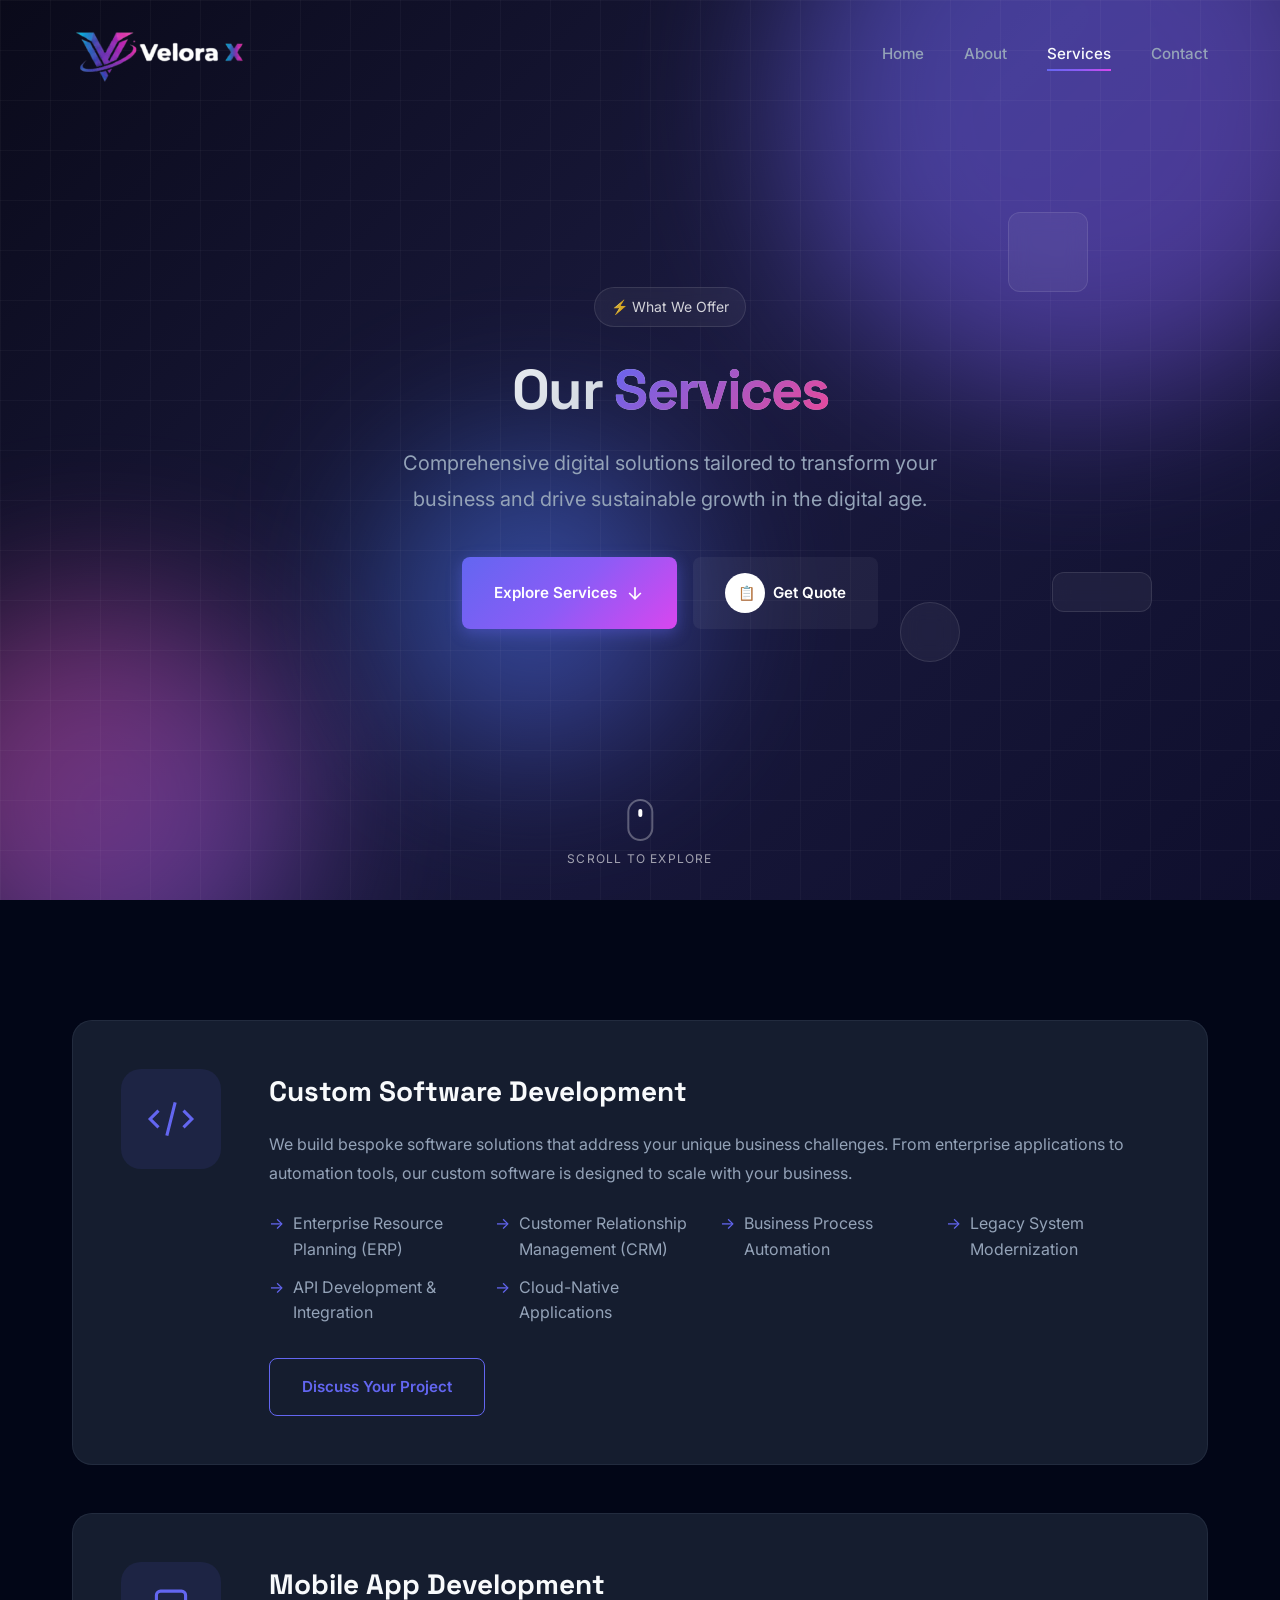
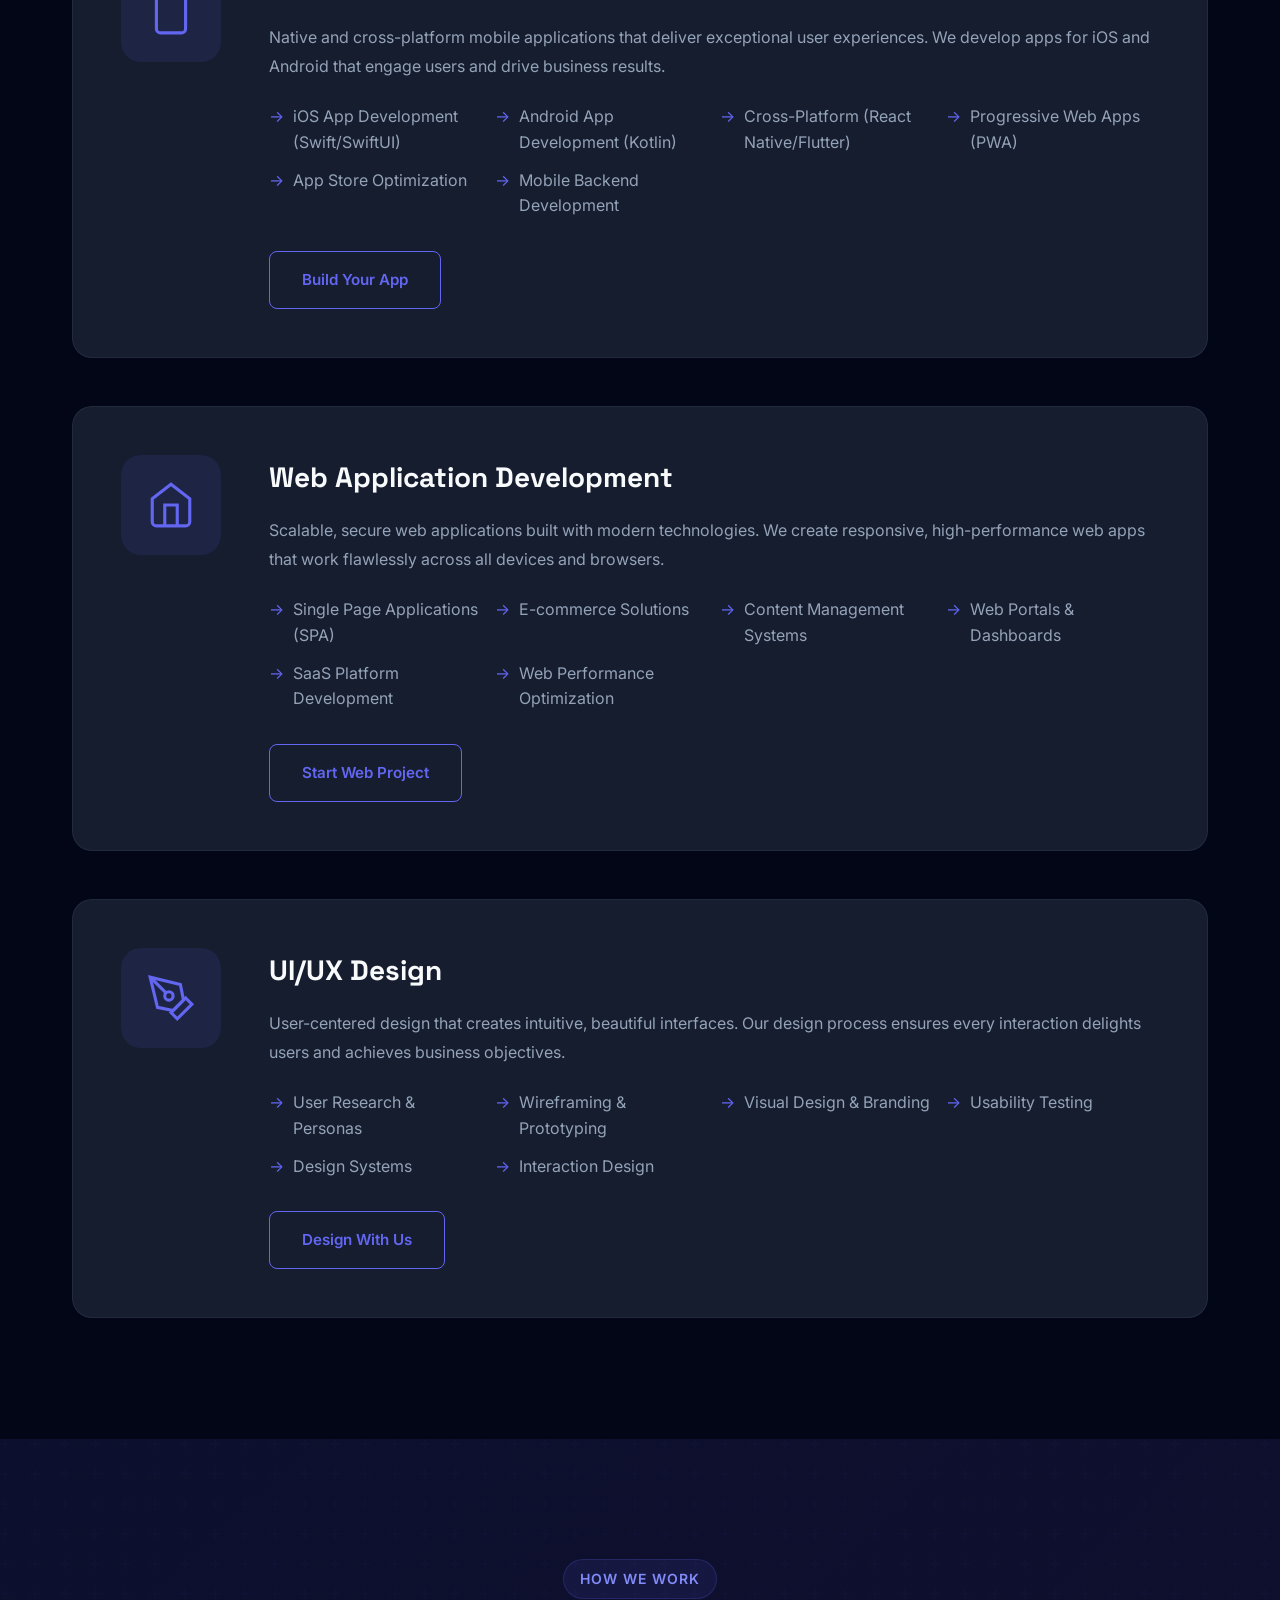
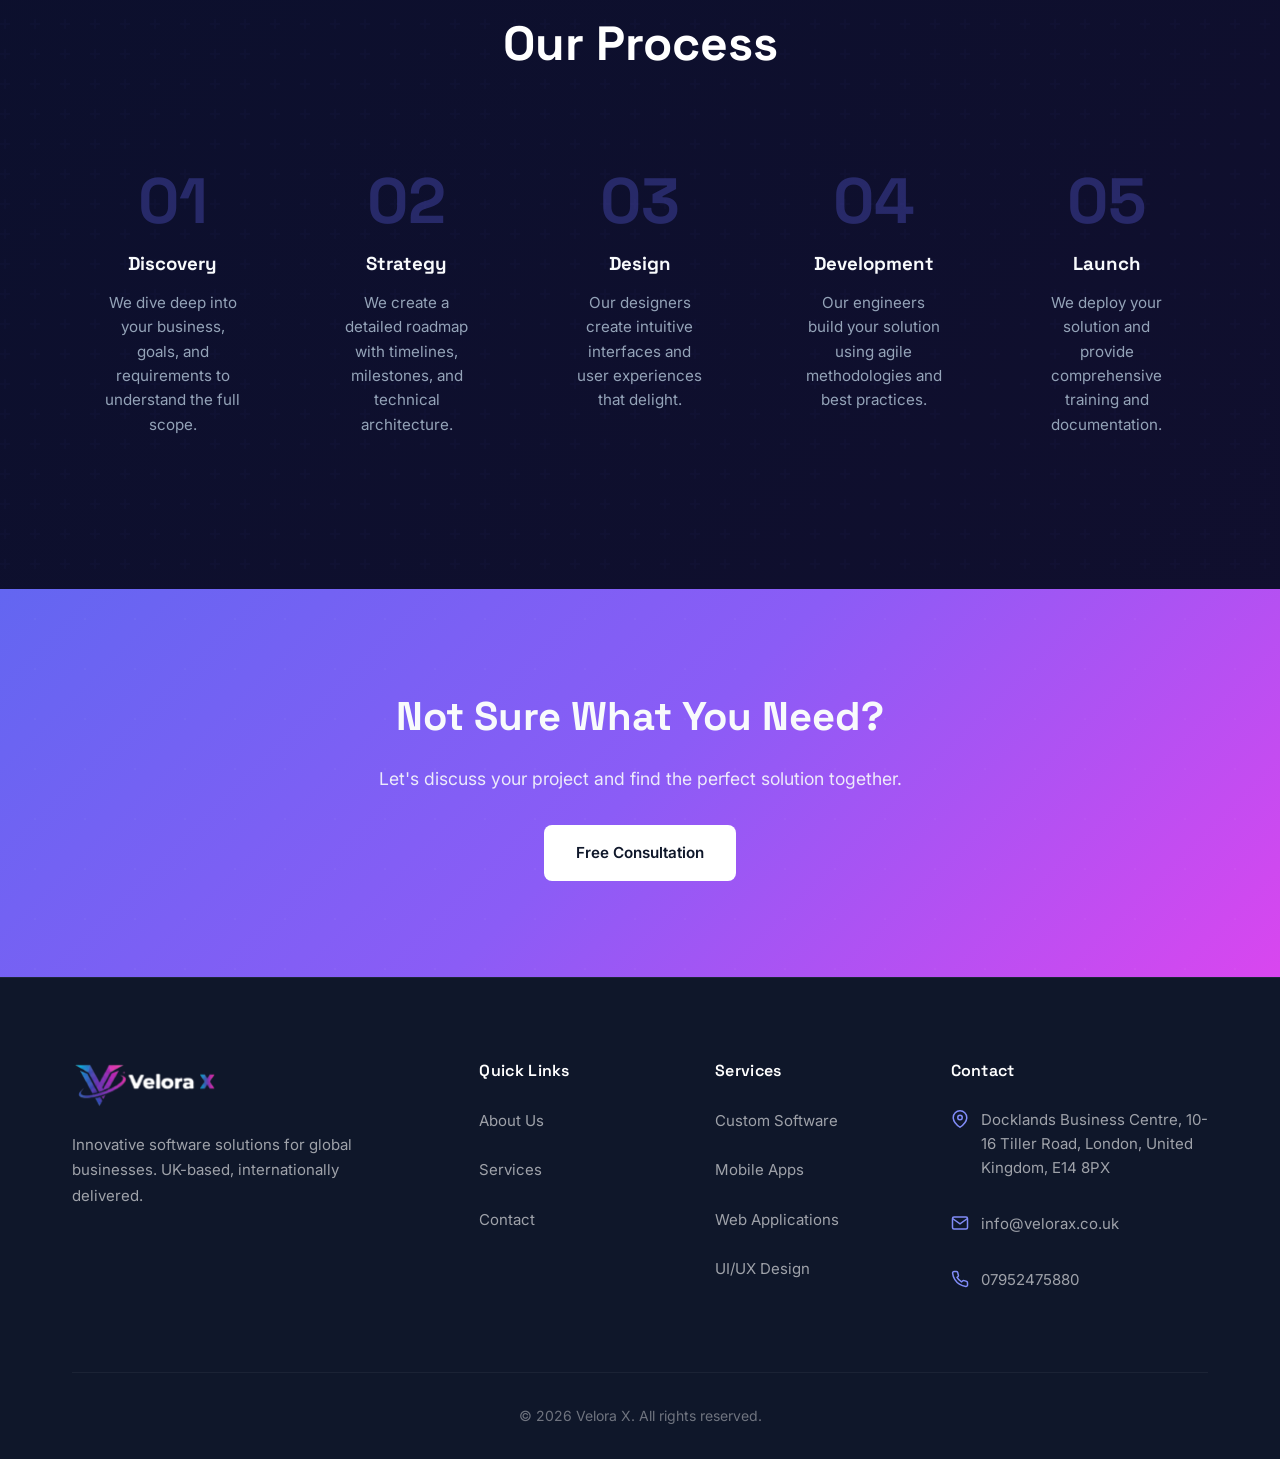
<file: services.html>
<!-- services.html -->
<!DOCTYPE html>
<html lang="en">

<head>
    <meta charset="UTF-8">
    <meta name="viewport" content="width=device-width, initial-scale=1.0">
    <meta name="description"
        content="Velora X Services - Custom Software, Mobile Apps, Web Development, and UI/UX Design solutions for your business.">
    <title>Our Services | Velora X</title>
    <link rel="icon" type="image/png" sizes="30x30" href="img/favi.png">
    <link rel="preconnect" href="https://fonts.googleapis.com">
    <link rel="preconnect" href="https://fonts.gstatic.com" crossorigin>
    <link
        href="https://fonts.googleapis.com/css2?family=Inter:wght@300;400;500;600;700&family=Space+Grotesk:wght@400;500;600;700&display=swap"
        rel="stylesheet">
    <link rel="stylesheet" href="style.css">
</head>

<body>
    <!-- Loading Screen -->
    <div id="loader" class="loader">
        <div class="loader-content">
            <div class="loader-logo">
                <img src="img/logo.png" alt="Velora X">
            </div>
            <div class="loader-bar"></div>
        </div>
    </div>

    <!-- Navigation -->
    <nav class="navbar" id="navbar">
        <div class="nav-container">
            <a href="index.html" class="logo">
                <img src="img/logo.png" alt="Velora X" class="logo-img">
            </a>
            <button class="nav-toggle" id="navToggle" aria-label="Toggle navigation">
                <span></span>
                <span></span>
                <span></span>
            </button>
            <ul class="nav-menu" id="navMenu">
                <li><a href="index.html" class="nav-link">Home</a></li>
                <li><a href="about.html" class="nav-link">About</a></li>
                <li><a href="services.html" class="nav-link active">Services</a></li>
                <li><a href="contact.html" class="nav-link">Contact</a></li>
            </ul>
        </div>
    </nav>

    <!-- Enhanced Page Hero Section -->
    <section class="hero page-hero-enhanced">
        <!-- Animated gradient background -->
        <div class="hero-bg">
            <div class="gradient-orb orb-1"></div>
            <div class="gradient-orb orb-2"></div>
            <div class="gradient-orb orb-3"></div>
        </div>

        <!-- Grid pattern overlay -->
        <div class="hero-grid"></div>

        <!-- Floating elements -->
        <div class="floating-shapes">
            <div class="shape shape-1"></div>
            <div class="shape shape-2"></div>
            <div class="shape shape-3"></div>
        </div>

        <div class="hero-content">
            <div class="hero-badge animate-fade-up">
                <span>⚡ What We Offer</span>
            </div>

            <h1 class="hero-title animate-fade-up">
                Our <span class="gradient-text">Services</span>
            </h1>

            <p class="hero-subtitle animate-fade-up delay-1">
                Comprehensive digital solutions tailored to transform your business
                and drive sustainable growth in the digital age.
            </p>

            <div class="hero-buttons animate-fade-up delay-2">
                <a href="#services-list" class="btn btn-primary btn-glow">
                    <span>Explore Services</span>
                    <svg width="20" height="20" viewBox="0 0 24 24" fill="none" stroke="currentColor" stroke-width="2">
                        <path d="M12 5v14M5 12l7 7 7-7" />
                    </svg>
                </a>
                <a href="contact.html" class="btn btn-video">
                    <span class="play-icon">📋</span>
                    <span>Get Quote</span>
                </a>
            </div>
        </div>

        <div class="hero-scroll">
            <div class="mouse">
                <div class="wheel"></div>
            </div>
            <span>Scroll to explore</span>
        </div>
    </section>

    <!-- Services List -->
    <section class="section" id="services-list">
        <div class="container">
            <div class="services-list">
                <div class="service-detail-card animate-on-scroll">
                    <div class="service-detail-icon">
                        <svg viewBox="0 0 24 24" fill="none" stroke="currentColor" stroke-width="1.5">
                            <path d="M10 20l4-16m4 4l4 4-4 4M6 16l-4-4 4-4" />
                        </svg>
                    </div>
                    <div class="service-detail-content">
                        <h2>Custom Software Development</h2>
                        <p>We build bespoke software solutions that address your unique business challenges. From
                            enterprise applications to automation tools, our custom software is designed to scale with
                            your business.</p>
                        <ul class="service-features">
                            <li>Enterprise Resource Planning (ERP)</li>
                            <li>Customer Relationship Management (CRM)</li>
                            <li>Business Process Automation</li>
                            <li>Legacy System Modernization</li>
                            <li>API Development & Integration</li>
                            <li>Cloud-Native Applications</li>
                        </ul>
                        <a href="contact.html" class="btn btn-outline">Discuss Your Project</a>
                    </div>
                </div>

                <div class="service-detail-card animate-on-scroll">
                    <div class="service-detail-icon">
                        <svg viewBox="0 0 24 24" fill="none" stroke="currentColor" stroke-width="1.5">
                            <rect x="5" y="2" width="14" height="20" rx="2" ry="2" />
                            <path d="M12 18h.01" />
                        </svg>
                    </div>
                    <div class="service-detail-content">
                        <h2>Mobile App Development</h2>
                        <p>Native and cross-platform mobile applications that deliver exceptional user experiences. We
                            develop apps for iOS and Android that engage users and drive business results.</p>
                        <ul class="service-features">
                            <li>iOS App Development (Swift/SwiftUI)</li>
                            <li>Android App Development (Kotlin)</li>
                            <li>Cross-Platform (React Native/Flutter)</li>
                            <li>Progressive Web Apps (PWA)</li>
                            <li>App Store Optimization</li>
                            <li>Mobile Backend Development</li>
                        </ul>
                        <a href="contact.html" class="btn btn-outline">Build Your App</a>
                    </div>
                </div>

                <div class="service-detail-card animate-on-scroll">
                    <div class="service-detail-icon">
                        <svg viewBox="0 0 24 24" fill="none" stroke="currentColor" stroke-width="1.5">
                            <path d="M3 9l9-7 9 7v11a2 2 0 0 1-2 2H5a2 2 0 0 1-2-2z" />
                            <polyline points="9 22 9 12 15 12 15 22" />
                        </svg>
                    </div>
                    <div class="service-detail-content">
                        <h2>Web Application Development</h2>
                        <p>Scalable, secure web applications built with modern technologies. We create responsive,
                            high-performance web apps that work flawlessly across all devices and browsers.</p>
                        <ul class="service-features">
                            <li>Single Page Applications (SPA)</li>
                            <li>E-commerce Solutions</li>
                            <li>Content Management Systems</li>
                            <li>Web Portals & Dashboards</li>
                            <li>SaaS Platform Development</li>
                            <li>Web Performance Optimization</li>
                        </ul>
                        <a href="contact.html" class="btn btn-outline">Start Web Project</a>
                    </div>
                </div>

                <div class="service-detail-card animate-on-scroll">
                    <div class="service-detail-icon">
                        <svg viewBox="0 0 24 24" fill="none" stroke="currentColor" stroke-width="1.5">
                            <path d="M12 19l7-7 3 3-7 7-3-3z" />
                            <path d="M18 13l-1.5-7.5L2 2l3.5 14.5L13 18l5-5z" />
                            <path d="M2 2l7.586 7.586" />
                            <circle cx="11" cy="11" r="2" />
                        </svg>
                    </div>
                    <div class="service-detail-content">
                        <h2>UI/UX Design</h2>
                        <p>User-centered design that creates intuitive, beautiful interfaces. Our design process ensures
                            every interaction delights users and achieves business objectives.</p>
                        <ul class="service-features">
                            <li>User Research & Personas</li>
                            <li>Wireframing & Prototyping</li>
                            <li>Visual Design & Branding</li>
                            <li>Usability Testing</li>
                            <li>Design Systems</li>
                            <li>Interaction Design</li>
                        </ul>
                        <a href="contact.html" class="btn btn-outline">Design With Us</a>
                    </div>
                </div>
            </div>
        </div>
    </section>

    <!-- Process -->
    <section class="section why-choose">
        <div class="container">
            <div class="section-header light animate-on-scroll">
                <span class="section-tag">How We Work</span>
                <h2 class="section-title">Our Process</h2>
            </div>
            <div class="process-grid">
                <div class="process-card animate-on-scroll">
                    <div class="process-number">01</div>
                    <h3>Discovery</h3>
                    <p>We dive deep into your business, goals, and requirements to understand the full scope.</p>
                </div>
                <div class="process-card animate-on-scroll">
                    <div class="process-number">02</div>
                    <h3>Strategy</h3>
                    <p>We create a detailed roadmap with timelines, milestones, and technical architecture.</p>
                </div>
                <div class="process-card animate-on-scroll">
                    <div class="process-number">03</div>
                    <h3>Design</h3>
                    <p>Our designers create intuitive interfaces and user experiences that delight.</p>
                </div>
                <div class="process-card animate-on-scroll">
                    <div class="process-number">04</div>
                    <h3>Development</h3>
                    <p>Our engineers build your solution using agile methodologies and best practices.</p>
                </div>
                <div class="process-card animate-on-scroll">
                    <div class="process-number">05</div>
                    <h3>Launch</h3>
                    <p>We deploy your solution and provide comprehensive training and documentation.</p>
                </div>
            </div>
        </div>
    </section>

    <!-- CTA Banner -->
    <section class="cta-banner">
        <div class="container">
            <div class="cta-content animate-on-scroll">
                <h2>Not Sure What You Need?</h2>
                <p>Let's discuss your project and find the perfect solution together.</p>
                <a href="contact.html" class="btn btn-white">Free Consultation</a>
            </div>
        </div>
    </section>

    <!-- Footer -->
    <footer class="footer">
        <div class="container">
            <div class="footer-grid">
                <div class="footer-brand">
                    <a href="index.html" class="logo">
                        <div class="loader-logo">
                            <img src="img/logo.png" alt="Velora X">
                        </div>
                        <!-- <span class="logo-text">Velora X</span> -->
                    </a>
                    <p>Innovative software solutions for global businesses. UK-based, internationally delivered.</p>
                </div>
                <div class="footer-links">
                    <h4>Quick Links</h4>
                    <ul>
                        <li><a href="about.html">About Us</a></li>
                        <li><a href="services.html">Services</a></li>
                        <li><a href="contact.html">Contact</a></li>
                    </ul>
                </div>
                <div class="footer-links">
                    <h4>Services</h4>
                    <ul>
                        <li><a href="services.html">Custom Software</a></li>
                        <li><a href="services.html">Mobile Apps</a></li>
                        <li><a href="services.html">Web Applications</a></li>
                        <li><a href="services.html">UI/UX Design</a></li>
                    </ul>
                </div>
                <div class="footer-contact">
                    <h4>Contact</h4>
                    <ul>
                        <li>
                            <svg viewBox="0 0 24 24" fill="none" stroke="currentColor" stroke-width="2">
                                <path d="M21 10c0 7-9 13-9 13s-9-6-9-13a9 9 0 0 1 18 0z" />
                                <circle cx="12" cy="10" r="3" />
                            </svg>
                            <span>Docklands Business Centre, 10-16 Tiller Road, London, United Kingdom, E14 8PX</span>
                        </li>
                        <li>
                            <svg viewBox="0 0 24 24" fill="none" stroke="currentColor" stroke-width="2">
                                <path d="M4 4h16c1.1 0 2 .9 2 2v12c0 1.1-.9 2-2 2H4c-1.1 0-2-.9-2-2V6c0-1.1.9-2 2-2z" />
                                <polyline points="22,6 12,13 2,6" />
                            </svg>
                            <span>info@velorax.co.uk</span>
                        </li>
                        <li>
                            <svg viewBox="0 0 24 24" fill="none" stroke="currentColor" stroke-width="2">
                                <path
                                    d="M22 16.92v3a2 2 0 0 1-2.18 2 19.79 19.79 0 0 1-8.63-3.07 19.5 19.5 0 0 1-6-6 19.79 19.79 0 0 1-3.07-8.67A2 2 0 0 1 4.11 2h3a2 2 0 0 1 2 1.72 12.84 12.84 0 0 0 .7 2.81 2 2 0 0 1-.45 2.11L8.09 9.91a16 16 0 0 0 6 6l1.27-1.27a2 2 0 0 1 2.11-.45 12.84 12.84 0 0 0 2.81.7A2 2 0 0 1 22 16.92z" />
                            </svg>
                            <span>07952475880</span>
                        </li>
                    </ul>
                </div>
            </div>
            <div class="footer-bottom">
                <p>&copy; 2026 Velora X. All rights reserved.</p>
            </div>
        </div>
    </footer>

    <!-- Back to Top Button -->
    <button class="back-to-top" id="backToTop" aria-label="Back to top">
        <svg viewBox="0 0 24 24" fill="none" stroke="currentColor" stroke-width="2">
            <path d="M18 15l-6-6-6 6" />
        </svg>
    </button>

    <script src="script.js"></script>
</body>

</html>
</file>
<file: style.css>
/* ============================================
   ENHANCED HERO SECTION - ADD TO EXISTING CSS
   ============================================ */

/* Base hero modifications */
.hero {
    min-height: 100vh;
    display: flex;
    align-items: center;
    position: relative;
    overflow: hidden;
    padding: 8rem 2rem 4rem;
    background: linear-gradient(135deg, #0a0a1a 0%, #1a1a3e 50%, #0f0f2d 100%);
}

/* Animated gradient orbs */
.hero-bg {
    position: absolute;
    top: 0;
    left: 0;
    width: 100%;
    height: 100%;
    overflow: hidden;
    z-index: 0;
}

.gradient-orb {
    position: absolute;
    border-radius: 50%;
    filter: blur(80px);
    opacity: 0.5;
    animation: float 20s infinite ease-in-out;
}

.orb-1 {
    width: 600px;
    height: 600px;
    background: linear-gradient(135deg, #6366f1, #8b5cf6);
    top: -200px;
    right: -100px;
    animation-delay: 0s;
}

.orb-2 {
    width: 400px;
    height: 400px;
    background: linear-gradient(135deg, #ec4899, #8b5cf6);
    bottom: -100px;
    left: -100px;
    animation-delay: -5s;
}

.orb-3 {
    width: 300px;
    height: 300px;
    background: linear-gradient(135deg, #3b82f6, #6366f1);
    top: 50%;
    left: 30%;
    animation-delay: -10s;
}

@keyframes float {

    0%,
    100% {
        transform: translate(0, 0) scale(1);
    }

    33% {
        transform: translate(30px, -30px) scale(1.1);
    }

    66% {
        transform: translate(-20px, 20px) scale(0.9);
    }
}

/* Grid pattern */
.hero-grid {
    position: absolute;
    top: 0;
    left: 0;
    width: 100%;
    height: 100%;
    background-image:
        linear-gradient(rgba(255, 255, 255, 0.03) 1px, transparent 1px),
        linear-gradient(90deg, rgba(255, 255, 255, 0.03) 1px, transparent 1px);
    background-size: 50px 50px;
    z-index: 1;
}

/* Floating shapes */
.floating-shapes {
    position: absolute;
    width: 100%;
    height: 100%;
    z-index: 2;
    pointer-events: none;
}

.shape {
    position: absolute;
    border-radius: 12px;
    background: rgba(255, 255, 255, 0.05);
    backdrop-filter: blur(10px);
    border: 1px solid rgba(255, 255, 255, 0.1);
}

.shape-1 {
    width: 80px;
    height: 80px;
    top: 20%;
    right: 15%;
    animation: rotate 15s infinite linear;
}

.shape-2 {
    width: 60px;
    height: 60px;
    bottom: 30%;
    right: 25%;
    border-radius: 50%;
    animation: pulse 4s infinite ease-in-out;
}

.shape-3 {
    width: 100px;
    height: 40px;
    top: 60%;
    right: 10%;
    animation: slide 10s infinite ease-in-out;
}

@keyframes rotate {
    from {
        transform: rotate(0deg);
    }

    to {
        transform: rotate(360deg);
    }
}

@keyframes pulse {

    0%,
    100% {
        transform: scale(1);
        opacity: 0.5;
    }

    50% {
        transform: scale(1.2);
        opacity: 1;
    }
}

@keyframes slide {

    0%,
    100% {
        transform: translateX(0);
    }

    50% {
        transform: translateX(30px);
    }
}

/* Hero content */
.hero-content {
    position: relative;
    z-index: 10;
    max-width: 800px;
    margin: 0 auto;
    text-align: center;
}

/* Badge */
.hero-badge {
    display: inline-flex;
    align-items: center;
    gap: 0.5rem;
    padding: 0.5rem 1rem;
    background: rgba(255, 255, 255, 0.05);
    border: 1px solid rgba(255, 255, 255, 0.1);
    border-radius: 50px;
    font-size: 0.875rem;
    color: rgba(255, 255, 255, 0.8);
    margin-bottom: 2rem;
    backdrop-filter: blur(10px);
}

/* Title with gradient */
.hero-title {
    font-family: var(--font-display);
    font-size: clamp(2.5rem, 6vw, 4.5rem);
    font-weight: 700;
    line-height: 1.1;
    margin-bottom: 1.5rem;
    color: white;
    letter-spacing: -0.03em;
}

.gradient-text {
    background: linear-gradient(135deg, #6366f1, #ec4899, #8b5cf6);
    -webkit-background-clip: text;
    -webkit-text-fill-color: transparent;
    background-clip: text;
    background-size: 200% 200%;
    animation: gradient-shift 5s ease infinite;
}

@keyframes gradient-shift {
    0% {
        background-position: 0% 50%;
    }

    50% {
        background-position: 100% 50%;
    }

    100% {
        background-position: 0% 50%;
    }
}

/* Subtitle */
.hero-subtitle {
    font-size: 1.25rem;
    color: rgba(255, 255, 255, 0.7);
    max-width: 600px;
    margin: 0 auto 2.5rem;
    line-height: 1.8;
}

/* Buttons */
.hero-buttons {
    display: flex;
    gap: 1rem;
    justify-content: center;
    flex-wrap: wrap;
    margin-bottom: 3rem;
}

.btn-glow {
    position: relative;
    box-shadow: 0 0 40px rgba(99, 102, 241, 0.4);
    animation: glow 2s infinite alternate;
}

@keyframes glow {
    from {
        box-shadow: 0 0 20px rgba(99, 102, 241, 0.4);
    }

    to {
        box-shadow: 0 0 40px rgba(99, 102, 241, 0.6), 0 0 60px rgba(236, 72, 153, 0.3);
    }
}

.btn-video {
    display: inline-flex;
    align-items: center;
    gap: 0.75rem;
    padding: 1rem 2rem;
    background: rgba(255, 255, 255, 0.05);
    border: 1px solid rgba(255, 255, 255, 0.2);
    border-radius: 12px;
    color: white;
    font-weight: 600;
    transition: all 0.4s ease;
}

.btn-video:hover {
    background: rgba(255, 255, 255, 0.1);
    border-color: rgba(255, 255, 255, 0.4);
}

.play-icon {
    width: 40px;
    height: 40px;
    background: white;
    color: #0a0a1a;
    border-radius: 50%;
    display: flex;
    align-items: center;
    justify-content: center;
    font-size: 0.875rem;
    padding-left: 3px;
}

/* Hero stats */
.hero-stats {
    display: flex;
    align-items: center;
    justify-content: center;
    gap: 2rem;
    flex-wrap: wrap;
}

.stat {
    text-align: center;
}

.stat-number {
    display: block;
    font-family: var(--font-display);
    font-size: 2rem;
    font-weight: 700;
    color: white;
    margin-bottom: 0.25rem;
}

.stat-label {
    font-size: 0.875rem;
    color: rgba(255, 255, 255, 0.6);
}

.stat-divider {
    width: 1px;
    height: 40px;
    background: rgba(255, 255, 255, 0.2);
}

/* Dashboard mockup */
.hero-visual {
    position: absolute;
    right: 5%;
    top: 50%;
    transform: translateY(-50%);
    width: 500px;
    height: 350px;
    z-index: 5;
    display: none;
}

.dashboard-mockup {
    width: 100%;
    height: 100%;
    background: rgba(255, 255, 255, 0.05);
    backdrop-filter: blur(20px);
    border-radius: 20px;
    border: 1px solid rgba(255, 255, 255, 0.1);
    overflow: hidden;
    box-shadow: 0 50px 100px rgba(0, 0, 0, 0.3);
    animation: float-mockup 6s infinite ease-in-out;
}

@keyframes float-mockup {

    0%,
    100% {
        transform: translateY(0) rotateY(-5deg);
    }

    50% {
        transform: translateY(-20px) rotateY(-5deg);
    }
}

.mockup-header {
    height: 40px;
    background: rgba(255, 255, 255, 0.05);
    display: flex;
    align-items: center;
    padding: 0 1rem;
    border-bottom: 1px solid rgba(255, 255, 255, 0.1);
}

.mockup-dots {
    display: flex;
    gap: 0.5rem;
}

.mockup-dots span {
    width: 12px;
    height: 12px;
    border-radius: 50%;
    background: rgba(255, 255, 255, 0.3);
}

.mockup-dots span:nth-child(1) {
    background: #ef4444;
}

.mockup-dots span:nth-child(2) {
    background: #f59e0b;
}

.mockup-dots span:nth-child(3) {
    background: #10b981;
}

.mockup-content {
    display: flex;
    height: calc(100% - 40px);
    padding: 1rem;
    gap: 1rem;
}

.mockup-sidebar {
    width: 80px;
    background: rgba(255, 255, 255, 0.05);
    border-radius: 8px;
}

.mockup-main {
    flex: 1;
    display: flex;
    flex-direction: column;
    gap: 1rem;
}

.mockup-chart {
    flex: 2;
    background: linear-gradient(135deg, rgba(99, 102, 241, 0.3), rgba(236, 72, 153, 0.3));
    border-radius: 8px;
    position: relative;
    overflow: hidden;
}

.mockup-chart::after {
    content: '';
    position: absolute;
    bottom: 0;
    left: 0;
    width: 100%;
    height: 60%;
    background: linear-gradient(to top, rgba(99, 102, 241, 0.5), transparent);
    clip-path: polygon(0 100%, 20% 60%, 40% 80%, 60% 40%, 80% 70%, 100% 50%, 100% 100%);
}

.mockup-stats {
    flex: 1;
    display: flex;
    gap: 1rem;
}

.mockup-stats::before,
.mockup-stats::after {
    content: '';
    flex: 1;
    background: rgba(255, 255, 255, 0.05);
    border-radius: 8px;
}

/* Enhanced scroll indicator */
.hero-scroll {
    position: absolute;
    bottom: 2rem;
    left: 50%;
    transform: translateX(-50%);
    z-index: 10;
    display: flex;
    flex-direction: column;
    align-items: center;
    gap: 0.5rem;
    color: rgba(255, 255, 255, 0.6);
    font-size: 0.75rem;
    text-transform: uppercase;
    letter-spacing: 0.1em;
}

.mouse {
    width: 26px;
    height: 42px;
    border: 2px solid rgba(255, 255, 255, 0.3);
    border-radius: 13px;
    position: relative;
}

.wheel {
    width: 4px;
    height: 8px;
    background: white;
    border-radius: 2px;
    position: absolute;
    top: 8px;
    left: 50%;
    transform: translateX(-50%);
    animation: scroll 2s infinite;
}

@keyframes scroll {
    0% {
        top: 8px;
        opacity: 1;
    }

    100% {
        top: 24px;
        opacity: 0;
    }
}

/* Page hero enhanced (for inner pages) */
.page-hero-enhanced {
    min-height: 70vh;
    padding: 8rem 2rem 4rem;
}

.page-hero-enhanced .hero-title {
    font-size: clamp(2rem, 5vw, 3.5rem);
}

.page-hero-enhanced .hero-content {
    max-width: 700px;
}

/* Responsive */
@media (min-width: 1200px) {
    .hero-visual {
        display: block;
    }

    .hero-content {
        margin: 0;
        text-align: left;
        padding-left: 5%;
    }

    .hero-buttons {
        justify-content: flex-start;
    }

    .hero-stats {
        justify-content: flex-start;
    }
}

@media (max-width: 768px) {
    .hero-title {
        font-size: 2.25rem;
    }

    .hero-stats {
        gap: 1rem;
    }

    .stat-divider {
        display: none;
    }

    .stat {
        flex: 1;
        min-width: 100px;
    }

    .page-hero-enhanced {
        min-height: 60vh;
    }
}

/* Delay classes for animations */
.delay-3 {
    animation-delay: 0.6s;
}

/* Ensure old hero styles don't conflict */
.hero-particles,
.hero-gradient {
    display: none;
}

.scroll-indicator {
    display: none;
}
/* css/style.css */

/* ================================
   CSS Variables & Reset
   ================================ */
:root {
    /* Colors */
    --color-primary: #0f172a;
    --color-secondary: #1e293b;
    --color-accent: #6366f1;
    --color-accent-light: #818cf8;
    --color-accent-dark: #4f46e5;
    --color-text: #f8fafc;
    --color-text-muted: #94a3b8;
    --color-bg: #020617;
    --color-card: rgba(30, 41, 59, 0.7);
    --color-border: rgba(148, 163, 184, 0.1);

    /* Gradients */
    --gradient-primary: linear-gradient(135deg, #6366f1 0%, #8b5cf6 50%, #d946ef 100%);
    --gradient-dark: linear-gradient(135deg, #0f172a 0%, #1e293b 100%);
    --gradient-hero: radial-gradient(ellipse at top, rgba(99, 102, 241, 0.15) 0%, transparent 50%);

    /* Typography */
    --font-primary: 'Inter', -apple-system, BlinkMacSystemFont, sans-serif;
    --font-display: 'Space Grotesk', sans-serif;

    /* Spacing */
    --section-padding: 120px;
    --container-width: 1200px;

    /* Transitions */
    --transition-fast: 0.2s ease;
    --transition-base: 0.3s ease;
    --transition-slow: 0.5s ease;

    /* Shadows */
    --shadow-sm: 0 1px 2px 0 rgba(0, 0, 0, 0.05);
    --shadow-md: 0 4px 6px -1px rgba(0, 0, 0, 0.1);
    --shadow-lg: 0 10px 15px -3px rgba(0, 0, 0, 0.1);
    --shadow-glow: 0 0 40px rgba(99, 102, 241, 0.3);
}

/* Reset */
*,
*::before,
*::after {
    margin: 0;
    padding: 0;
    box-sizing: border-box;
}

html {
    scroll-behavior: smooth;
    font-size: 16px;
}

body {
    font-family: var(--font-primary);
    background-color: var(--color-bg);
    color: var(--color-text);
    line-height: 1.6;
    overflow-x: hidden;
}

a {
    text-decoration: none;
    color: inherit;
    transition: var(--transition-base);
}

ul {
    list-style: none;
}

img {
    max-width: 100%;
    height: auto;
    display: block;
}

/* ================================
   Loader
   ================================ */
.loader {
    position: fixed;
    top: 0;
    left: 0;
    width: 100%;
    height: 100%;
    background: var(--color-bg);
    display: flex;
    align-items: center;
    justify-content: center;
    z-index: 9999;
    transition: opacity 0.8s cubic-bezier(0.22, 1, 0.36, 1),
        visibility 0.8s cubic-bezier(0.22, 1, 0.36, 1);
}

.loader.hidden {
    opacity: 0;
    visibility: hidden;
}

.loader-content {
    display: flex;
    flex-direction: column;
    align-items: center;
    justify-content: center;
    text-align: center;
}

.loader-logo {
    font-family: var(--font-display);
    font-size: 4.5rem;
    font-weight: 700;
    color: var(--color-primary);
    letter-spacing: -0.02em;
    margin-bottom: var(--space-md);
    animation: fadePulse 3s infinite;
    text-align: center;
    display: flex;
    align-items: center;
    justify-content: center;
}

.loader-bar {
    width: 160px;
    height: 2px;
    background: var(--color-border);
    border-radius: 1px;
    overflow: hidden;
    position: relative;
    margin: 0 auto;
    /* Center the bar */
}

.loader-bar::after {
    content: '';
    position: absolute;
    top: 0;
    left: 0;
    height: 100%;
    width: 40%;
    background: var(--gradient-primary);
    animation: loading 1.5s infinite ease-in-out;
}

@keyframes loading {
    0% {
        left: -40%;
    }

    100% {
        left: 100%;
    }
}

@keyframes pulse {

    0%,
    100% {
        opacity: 1;
    }

    50% {
        opacity: 0.5;
    }
}

/* ============================================
   LOGO STYLES - Image Based
   ============================================ */

.logo {
    display: flex;
    align-items: center;
    gap: 0.5rem;
    height: 100%;
    text-decoration: none;
}

.logo-img {
    height: 60px;
    /* Adjust based on your logo */
    width: auto;
    display: block;
    margin: 0;
    transition: transform 0.3s ease;
}

.logo:hover .logo-img {
    transform: scale(1.05);
}

.logo-text {
    font-family: var(--font-display);
    font-size: 1.5rem;
    font-weight: 700;
    color: var(--color-text);
    letter-spacing: -0.02em;
}

/* Mobile logo size */
@media (max-width: 768px) {
    .logo-img {
        height: 52px;
        /* Smaller on mobile */
    }

    .logo-text {
        font-size: 1.25rem;
    }
}

/* ============================================
   FOOTER CONTACT CENTER ALIGNMENT - MOBILE
   ============================================ */

@media (max-width: 768px) {

    /* Center the entire footer grid */
    .footer-grid {
        grid-template-columns: 1fr;
        text-align: center;
        gap: 2.5rem;
    }

    /* Center all footer sections */
    .footer-brand,
    .footer-links,
    .footer-contact {
        text-align: center;
        display: flex;
        flex-direction: column;
        align-items: center;
    }

    /* Center contact items with proper alignment */
    .footer-contact ul {
        display: flex;
        flex-direction: column;
        align-items: center;
        gap: 1rem;
        padding: 0;
        margin: 0 auto;
    }

    .footer-contact ul li {
        display: flex;
        align-items: center;
        justify-content: center;
        gap: 0.75rem;
        text-align: left;
        max-width: 280px;
    }

    .footer-contact svg {
        width: 20px;
        height: 20px;
        flex-shrink: 0;
        margin-top: 0;
    }

    .footer-contact span {
        line-height: 1.5;
        text-align: left;
    }
}

@media (max-width: 480px) {
    .footer-contact ul li {
        gap: 0.625rem;
        max-width: 260px;
    }

    .footer-contact svg {
        width: 18px;
        height: 18px;
    }

    .footer-contact span {
        font-size: 0.875rem;
    }
}

/* Hide old V icon styles (if still in CSS) */
.logo-icon {
    display: none;
}

.loader-logo img {
    height: 50px;
    width: auto;
    animation: pulse 2s infinite;
}
/* ============================================
   COPY BUTTON STYLES
   ============================================ */

.copy-btn {
    display: inline-flex;
    align-items: center;
    gap: 0.375rem;
    padding: 0.375rem 0.75rem;
    background: transparent;
    border: 1px solid var(--color-border);
    border-radius: 6px;
    color: var(--color-text-muted);
    font-size: 0.8125rem;
    font-weight: 500;
    cursor: pointer;
    transition: all 0.3s ease;
    white-space: nowrap;
}

.copy-btn:hover {
    background: var(--color-accent);
    border-color: var(--color-accent);
    color: white;
}

.copy-btn svg {
    width: 14px;
    height: 14px;
}

.copy-btn.copied {
    background: #10b981;
    border-color: #10b981;
    color: white;
}

/* Toast Notification */
.toast {
    position: fixed;
    bottom: 2rem;
    left: 50%;
    transform: translateX(-50%) translateY(100px);
    background: var(--color-primary);
    color: white;
    padding: 0.875rem 1.5rem;
    border-radius: 8px;
    font-size: 0.9375rem;
    font-weight: 500;
    box-shadow: 0 10px 30px rgba(0, 0, 0, 0.2);
    opacity: 0;
    visibility: hidden;
    transition: all 0.4s cubic-bezier(0.22, 1, 0.36, 1);
    z-index: 9999;
}

.toast.show {
    transform: translateX(-50%) translateY(0);
    opacity: 1;
    visibility: visible;
}
/* ================================
   Navigation
   ================================ */
.navbar {
    position: fixed;
    top: 0;
    left: 0;
    width: 100%;
    z-index: 1000;
    padding: 1.5rem 0;
    transition: var(--transition-base);
    background: transparent;
}

.navbar.scrolled {
    padding: 0.5rem 0;
    background: rgba(15, 23, 42, 0.9);
    backdrop-filter: blur(20px);
    border-bottom: 1px solid var(--color-border);
}

.nav-container {
    max-width: var(--container-width);
    margin: 0 auto;
    padding: 0 2rem;
    display: flex;
    align-items: center;
    justify-content: space-between;
}

.logo {
    display: flex;
    align-items: center;
    gap: 0.75rem;
    font-family: var(--font-display);
    font-size: 1.5rem;
    font-weight: 700;
}

.logo-icon {
    width: 40px;
    height: 40px;
    background: var(--gradient-primary);
    border-radius: 10px;
    display: flex;
    align-items: center;
    justify-content: center;
    color: white;
    font-size: 1.25rem;
}

.nav-menu {
    display: flex;
    align-items: center;
    gap: 2.5rem;
}

.nav-link {
    font-size: 0.95rem;
    font-weight: 500;
    color: var(--color-text-muted);
    position: relative;
    padding: 0.5rem 0;
}

.nav-link::after {
    content: '';
    position: absolute;
    bottom: 0;
    left: 0;
    width: 0;
    height: 2px;
    background: var(--gradient-primary);
    transition: var(--transition-base);
}

.nav-link:hover,
.nav-link.active {
    color: var(--color-text);
}

.nav-link:hover::after,
.nav-link.active::after {
    width: 100%;
}

.nav-toggle {
    display: none;
    flex-direction: column;
    gap: 5px;
    background: none;
    border: none;
    cursor: pointer;
    padding: 0.5rem;
}

.nav-toggle span {
    width: 25px;
    height: 2px;
    background: var(--color-text);
    transition: var(--transition-base);
}

/* ================================
   Hero Section
   ================================ */
.hero {
    min-height: 100vh;
    display: flex;
    align-items: center;
    justify-content: center;
    position: relative;
    overflow: hidden;
    padding: 8rem 2rem 4rem;
}

.hero-particles {
    position: absolute;
    top: 0;
    left: 0;
    width: 100%;
    height: 100%;
    overflow: hidden;
    z-index: 0;
}

.particle {
    position: absolute;
    width: 4px;
    height: 4px;
    background: var(--color-accent);
    border-radius: 50%;
    opacity: 0.3;
    animation: float 20s infinite linear;
}

@keyframes float {
    from {
        transform: translateY(100vh) translateX(0);
    }

    to {
        transform: translateY(-100vh) translateX(100px);
    }
}

.hero-gradient {
    position: absolute;
    top: 0;
    left: 0;
    width: 100%;
    height: 100%;
    background: var(--gradient-hero);
    z-index: 1;
}

.hero-content {
    position: relative;
    z-index: 2;
    max-width: 900px;
    text-align: center;
}

.hero-title {
    font-family: var(--font-display);
    font-size: clamp(2.5rem, 6vw, 4.5rem);
    font-weight: 700;
    line-height: 1.1;
    margin-bottom: 1.5rem;
    background: linear-gradient(135deg, #fff 0%, #94a3b8 100%);
    -webkit-background-clip: text;
    -webkit-text-fill-color: transparent;
    background-clip: text;
}

.hero-subtitle {
    font-size: 1.25rem;
    color: var(--color-text-muted);
    max-width: 600px;
    margin: 0 auto 2.5rem;
    line-height: 1.8;
}

.hero-buttons {
    display: flex;
    gap: 1rem;
    justify-content: center;
    flex-wrap: wrap;
}

.hero-scroll {
    position: absolute;
    bottom: 2rem;
    left: 50%;
    transform: translateX(-50%);
    z-index: 2;
}

.scroll-indicator {
    width: 30px;
    height: 50px;
    border: 2px solid var(--color-text-muted);
    border-radius: 15px;
    position: relative;
}

.scroll-indicator::before {
    content: '';
    position: absolute;
    top: 8px;
    left: 50%;
    transform: translateX(-50%);
    width: 6px;
    height: 6px;
    background: var(--color-accent);
    border-radius: 50%;
    animation: scrollBounce 2s infinite;
}

@keyframes scrollBounce {

    0%,
    100% {
        top: 8px;
        opacity: 1;
    }

    50% {
        top: 20px;
        opacity: 0.3;
    }
}

/* ================================
   Buttons
   ================================ */
.btn {
    display: inline-flex;
    align-items: center;
    gap: 0.5rem;
    padding: 1rem 2rem;
    border-radius: 8px;
    font-weight: 600;
    font-size: 0.95rem;
    transition: var(--transition-base);
    cursor: pointer;
    border: none;
    position: relative;
    overflow: hidden;
}

.btn-primary {
    background: var(--gradient-primary);
    color: white;
    box-shadow: 0 4px 15px rgba(99, 102, 241, 0.4);
}

.btn-primary:hover {
    transform: translateY(-2px);
    box-shadow: 0 6px 20px rgba(99, 102, 241, 0.6);
}

.btn-secondary {
    background: transparent;
    color: var(--color-text);
    border: 1px solid var(--color-border);
}

.btn-secondary:hover {
    background: rgba(255, 255, 255, 0.05);
    border-color: var(--color-accent);
}

.btn-white {
    background: white;
    color: var(--color-primary);
}

.btn-white:hover {
    transform: translateY(-2px);
    box-shadow: 0 4px 15px rgba(0, 0, 0, 0.2);
}

.btn-outline {
    background: transparent;
    border: 1px solid var(--color-accent);
    color: var(--color-accent);
}

.btn-outline:hover {
    background: var(--color-accent);
    color: white;
}

.btn-full {
    width: 100%;
    justify-content: center;
}

/* Ripple Effect */
.btn::before {
    content: '';
    position: absolute;
    top: 50%;
    left: 50%;
    width: 0;
    height: 0;
    border-radius: 50%;
    background: rgba(255, 255, 255, 0.3);
    transform: translate(-50%, -50%);
    transition: width 0.6s, height 0.6s;
}

.btn:active::before {
    width: 300px;
    height: 300px;
}

/* ================================
   Section Styles
   ================================ */
.section {
    padding: var(--section-padding) 0;
    position: relative;
}

.container {
    max-width: var(--container-width);
    margin: 0 auto;
    padding: 0 2rem;
}

.section-header {
    text-align: center;
    max-width: 600px;
    margin: 0 auto 4rem;
}

.section-header.light {
    color: white;
}

.section-tag {
    display: inline-block;
    padding: 0.5rem 1rem;
    background: rgba(99, 102, 241, 0.1);
    border: 1px solid rgba(99, 102, 241, 0.2);
    border-radius: 20px;
    color: var(--color-accent-light);
    font-size: 0.875rem;
    font-weight: 600;
    text-transform: uppercase;
    letter-spacing: 1px;
    margin-bottom: 1rem;
}

.section-title {
    font-family: var(--font-display);
    font-size: clamp(2rem, 4vw, 3rem);
    font-weight: 700;
    margin-bottom: 1rem;
    line-height: 1.2;
}

.section-desc {
    color: var(--color-text-muted);
    font-size: 1.1rem;
}

/* ================================
   Services Preview
   ================================ */
.services-grid {
    display: grid;
    grid-template-columns: repeat(auto-fit, minmax(280px, 1fr));
    gap: 2rem;
}

.service-card {
    background: var(--color-card);
    border: 1px solid var(--color-border);
    border-radius: 16px;
    padding: 2.5rem;
    transition: var(--transition-base);
    position: relative;
    overflow: hidden;
}

.service-card::before {
    content: '';
    position: absolute;
    top: 0;
    left: 0;
    width: 100%;
    height: 100%;
    background: var(--gradient-primary);
    opacity: 0;
    transition: var(--transition-base);
    z-index: 0;
}

.service-card:hover {
    transform: translateY(-5px);
    border-color: var(--color-accent);
    box-shadow: var(--shadow-glow);
}

.service-card:hover::before {
    opacity: 0.05;
}

.service-icon {
    width: 60px;
    height: 60px;
    background: rgba(99, 102, 241, 0.1);
    border-radius: 12px;
    display: flex;
    align-items: center;
    justify-content: center;
    margin-bottom: 1.5rem;
    position: relative;
    z-index: 1;
}

.service-icon svg {
    width: 30px;
    height: 30px;
    color: var(--color-accent);
}

.service-card h3 {
    font-family: var(--font-display);
    font-size: 1.25rem;
    margin-bottom: 0.75rem;
    position: relative;
    z-index: 1;
}

.service-card p {
    color: var(--color-text-muted);
    font-size: 0.95rem;
    margin-bottom: 1.5rem;
    position: relative;
    z-index: 1;
}

.service-link {
    color: var(--color-accent);
    font-weight: 600;
    display: inline-flex;
    align-items: center;
    gap: 0.25rem;
    position: relative;
    z-index: 1;
}

.service-link:hover {
    gap: 0.5rem;
}

/* ================================
   Why Choose Us
   ================================ */
.why-choose {
    background: linear-gradient(135deg, rgba(99, 102, 241, 0.1) 0%, rgba(139, 92, 246, 0.1) 100%);
    position: relative;
}

.why-choose::before {
    content: '';
    position: absolute;
    top: 0;
    left: 0;
    width: 100%;
    height: 100%;
    background: url("data:image/svg+xml,%3Csvg width='60' height='60' viewBox='0 0 60 60' xmlns='http://www.w3.org/2000/svg'%3E%3Cg fill='none' fill-rule='evenodd'%3E%3Cg fill='%236366f1' fill-opacity='0.05'%3E%3Cpath d='M36 34v-4h-2v4h-4v2h4v4h2v-4h4v-2h-4zm0-30V0h-2v4h-4v2h4v4h2V6h4V4h-4zM6 34v-4H4v4H0v2h4v4h2v-4h4v-2H6zM6 4V0H4v4H0v2h4v4h2V6h4V4H6z'/%3E%3C/g%3E%3C/g%3E%3C/svg%3E");
    opacity: 0.5;
}

.features-grid {
    display: grid;
    grid-template-columns: repeat(auto-fit, minmax(250px, 1fr));
    gap: 3rem;
    position: relative;
    z-index: 1;
}

.feature-item {
    text-align: center;
}

.feature-number {
    font-family: var(--font-display);
    font-size: 4rem;
    font-weight: 700;
    color: transparent;
    -webkit-text-stroke: 1px var(--color-accent);
    margin-bottom: 1rem;
    line-height: 1;
}

.feature-item h3 {
    font-family: var(--font-display);
    font-size: 1.5rem;
    margin-bottom: 0.75rem;
}

.feature-item p {
    color: var(--color-text-muted);
}

/* ================================
   Stats Section
   ================================ */
.stats {
    background: var(--color-primary);
    padding: 6rem 0;
}

.stats-grid {
    display: grid;
    grid-template-columns: repeat(auto-fit, minmax(200px, 1fr));
    gap: 3rem;
    text-align: center;
}

.stat-item {
    position: relative;
}

.stat-number {
    font-family: var(--font-display);
    font-size: 3.5rem;
    font-weight: 700;
    background: var(--gradient-primary);
    -webkit-background-clip: text;
    -webkit-text-fill-color: transparent;
    background-clip: text;
    margin-bottom: 0.5rem;
}

.stat-label {
    color: var(--color-text-muted);
    font-size: 1rem;
    text-transform: uppercase;
    letter-spacing: 1px;
}

/* ================================
   Testimonials
   ================================ */
.testimonial-slider {
    position: relative;
    max-width: 800px;
    margin: 0 auto;
}

.testimonial-track {
    position: relative;
    overflow: hidden;
    min-height: 300px;
}

.testimonial-card {
    position: absolute;
    width: 100%;
    opacity: 0;
    transform: translateX(50px);
    transition: all 0.5s ease;
    pointer-events: none;
}

.testimonial-card.active {
    opacity: 1;
    transform: translateX(0);
    pointer-events: all;
    position: relative;
}

.testimonial-content {
    background: var(--color-card);
    border: 1px solid var(--color-border);
    border-radius: 20px;
    padding: 3rem;
    text-align: center;
}

.quote-icon {
    width: 40px;
    height: 40px;
    color: var(--color-accent);
    margin-bottom: 1.5rem;
    opacity: 0.5;
}

.testimonial-content p {
    font-size: 1.25rem;
    line-height: 1.8;
    margin-bottom: 2rem;
    font-style: italic;
}

.testimonial-author h4 {
    font-family: var(--font-display);
    font-size: 1.1rem;
    margin-bottom: 0.25rem;
}

.testimonial-author span {
    color: var(--color-text-muted);
    font-size: 0.9rem;
}

.testimonial-controls {
    display: flex;
    align-items: center;
    justify-content: center;
    gap: 2rem;
    margin-top: 2rem;
}

.testimonial-btn {
    width: 50px;
    height: 50px;
    border-radius: 50%;
    border: 1px solid var(--color-border);
    background: transparent;
    color: var(--color-text);
    cursor: pointer;
    display: flex;
    align-items: center;
    justify-content: center;
    transition: var(--transition-base);
}

.testimonial-btn:hover {
    background: var(--color-accent);
    border-color: var(--color-accent);
    transform: scale(1.1);
}

.testimonial-btn svg {
    width: 20px;
    height: 20px;
}

.testimonial-dots {
    display: flex;
    gap: 0.5rem;
}

.dot {
    width: 10px;
    height: 10px;
    border-radius: 50%;
    background: var(--color-border);
    cursor: pointer;
    transition: var(--transition-base);
}

.dot.active {
    background: var(--color-accent);
    width: 30px;
    border-radius: 5px;
}

/* ================================
   CTA Banner
   ================================ */
.cta-banner {
    background: var(--gradient-primary);
    padding: 6rem 0;
    text-align: center;
    position: relative;
    overflow: hidden;
}

.cta-banner::before {
    content: '';
    position: absolute;
    top: -50%;
    left: -50%;
    width: 200%;
    height: 200%;
    background: radial-gradient(circle, rgba(255, 255, 255, 0.1) 1px, transparent 1px);
    background-size: 50px 50px;
    opacity: 0.3;
}

.cta-content {
    position: relative;
    z-index: 1;
}

.cta-content h2 {
    font-family: var(--font-display);
    font-size: 2.5rem;
    margin-bottom: 1rem;
}

.cta-content p {
    font-size: 1.1rem;
    opacity: 0.9;
    margin-bottom: 2rem;
}

/* ================================
   Footer
   ================================ */
.footer {
    background: var(--color-primary);
    padding: 5rem 0 2rem;
    border-top: 1px solid var(--color-border);
}

.footer-grid {
    display: grid;
    grid-template-columns: 2fr 1fr 1fr 1.5fr;
    gap: 4rem;
    margin-bottom: 4rem;
}

.footer-brand p {
    color: var(--color-text-muted);
    margin: 1.5rem 0;
    max-width: 300px;
}

.social-links {
    display: flex;
    gap: 1rem;
}

.social-links a {
    width: 40px;
    height: 40px;
    border-radius: 8px;
    background: var(--color-secondary);
    display: flex;
    align-items: center;
    justify-content: center;
    transition: var(--transition-base);
}

.social-links a:hover {
    background: var(--color-accent);
    transform: translateY(-3px);
}

.social-links svg {
    width: 20px;
    height: 20px;
}

.footer-links h4,
.footer-contact h4 {
    font-family: var(--font-display);
    font-size: 1.1rem;
    margin-bottom: 1.5rem;
    color: var(--color-text);
}

.footer-links ul li {
    margin-bottom: 0.75rem;
}

.footer-links a {
    color: var(--color-text-muted);
    transition: var(--transition-base);
}

.footer-links a:hover {
    color: var(--color-accent);
    padding-left: 5px;
}

.footer-contact ul li {
    display: flex;
    align-items: flex-start;
    gap: 1rem;
    margin-bottom: 1rem;
    color: var(--color-text-muted);
}

.footer-contact svg {
    width: 20px;
    height: 20px;
    color: var(--color-accent);
    flex-shrink: 0;
    margin-top: 3px;
}

.footer-bottom {
    padding-top: 2rem;
    border-top: 1px solid var(--color-border);
    text-align: center;
    color: var(--color-text-muted);
    font-size: 0.9rem;
}

/* ================================
   Back to Top Button
   ================================ */
.back-to-top {
    position: fixed;
    bottom: 2rem;
    right: 2rem;
    width: 50px;
    height: 50px;
    border-radius: 50%;
    background: var(--color-accent);
    color: white;
    border: none;
    cursor: pointer;
    display: flex;
    align-items: center;
    justify-content: center;
    opacity: 0;
    visibility: hidden;
    transform: translateY(20px);
    transition: var(--transition-base);
    z-index: 999;
    box-shadow: 0 4px 15px rgba(99, 102, 241, 0.4);
}

.back-to-top.visible {
    opacity: 1;
    visibility: visible;
    transform: translateY(0);
}

.back-to-top:hover {
    transform: translateY(-5px);
    box-shadow: 0 6px 20px rgba(99, 102, 241, 0.6);
}

.back-to-top svg {
    width: 24px;
    height: 24px;
}

/* ================================
   Page Hero
   ================================ */
.page-hero {
    min-height: 50vh;
    display: flex;
    align-items: center;
    justify-content: center;
    text-align: center;
    padding: 8rem 2rem 4rem;
    background: linear-gradient(135deg, rgba(99, 102, 241, 0.1) 0%, rgba(139, 92, 246, 0.1) 100%);
    position: relative;
    overflow: hidden;
}

.page-hero::before {
    content: '';
    position: absolute;
    top: 0;
    left: 0;
    width: 100%;
    height: 100%;
    background: var(--gradient-hero);
}

.page-hero-content {
    position: relative;
    z-index: 1;
}

.page-hero h1 {
    font-family: var(--font-display);
    font-size: clamp(2.5rem, 5vw, 4rem);
    margin-bottom: 1rem;
}

.page-hero p {
    color: var(--color-text-muted);
    font-size: 1.25rem;
}

/* ================================
   About Page Styles
   ================================ */
.about-grid {
    display: grid;
    grid-template-columns: 1fr 1fr;
    gap: 4rem;
    align-items: center;
}

.about-content h2 {
    font-family: var(--font-display);
    font-size: 2.5rem;
    margin-bottom: 1.5rem;
}

.about-content p {
    color: var(--color-text-muted);
    margin-bottom: 1rem;
    font-size: 1.1rem;
    line-height: 1.8;
}

.image-card {
    position: relative;
    border-radius: 20px;
    overflow: hidden;
    box-shadow: var(--shadow-lg);
}

.image-placeholder {
    width: 100%;
    height: 350px;
    background: linear-gradient(135deg, var(--color-secondary) 0%, var(--color-primary) 100%);
    position: relative;
    overflow: hidden;
}

.image-placeholder::before {
    content: '';
    position: absolute;
    top: 0;
    left: 0;
    width: 100%;
    height: 100%;
    background: var(--gradient-primary);
    opacity: 0.1;
}

/* Vision & Mission */
.vm-grid {
    display: grid;
    grid-template-columns: 1fr 1fr;
    gap: 3rem;
}

.vm-card {
    background: var(--color-card);
    border: 1px solid var(--color-border);
    border-radius: 20px;
    padding: 3rem;
    text-align: center;
    transition: var(--transition-base);
}

.vm-card:hover {
    transform: translateY(-5px);
    border-color: var(--color-accent);
}

.vm-icon {
    width: 80px;
    height: 80px;
    background: rgba(99, 102, 241, 0.1);
    border-radius: 20px;
    display: flex;
    align-items: center;
    justify-content: center;
    margin: 0 auto 1.5rem;
}

.vm-icon svg {
    width: 40px;
    height: 40px;
    color: var(--color-accent);
}

.vm-card h3 {
    font-family: var(--font-display);
    font-size: 1.5rem;
    margin-bottom: 1rem;
}

.vm-card p {
    color: var(--color-text-muted);
    line-height: 1.8;
}

/* Values */
.values-grid {
    display: grid;
    grid-template-columns: repeat(auto-fit, minmax(250px, 1fr));
    gap: 2rem;
}

.value-card {
    background: var(--color-card);
    border: 1px solid var(--color-border);
    border-radius: 16px;
    padding: 2rem;
    text-align: center;
    transition: var(--transition-base);
}

.value-card:hover {
    transform: translateY(-5px);
    border-color: var(--color-accent);
}

.value-icon {
    width: 60px;
    height: 60px;
    background: rgba(99, 102, 241, 0.1);
    border-radius: 12px;
    display: flex;
    align-items: center;
    justify-content: center;
    margin: 0 auto 1rem;
}

.value-icon svg {
    width: 30px;
    height: 30px;
    color: var(--color-accent);
}

.value-card h3 {
    font-family: var(--font-display);
    margin-bottom: 0.75rem;
}

.value-card p {
    color: var(--color-text-muted);
    font-size: 0.95rem;
}

/* Timeline */
.timeline-container {
    position: relative;
    max-width: 800px;
    margin: 0 auto;
}

.timeline-container::before {
    content: '';
    position: absolute;
    left: 50%;
    transform: translateX(-50%);
    width: 2px;
    height: 100%;
    background: var(--gradient-primary);
}

.timeline-item {
    display: flex;
    justify-content: flex-end;
    padding-right: 50%;
    position: relative;
    margin-bottom: 3rem;
}

.timeline-item:nth-child(even) {
    justify-content: flex-start;
    padding-right: 0;
    padding-left: 50%;
}

.timeline-year {
    position: absolute;
    left: 50%;
    transform: translateX(-50%);
    width: 60px;
    height: 60px;
    background: var(--color-accent);
    border-radius: 50%;
    display: flex;
    align-items: center;
    justify-content: center;
    font-family: var(--font-display);
    font-weight: 700;
    color: white;
    z-index: 1;
}

.timeline-content {
    background: var(--color-card);
    border: 1px solid var(--color-border);
    border-radius: 12px;
    padding: 1.5rem;
    max-width: 350px;
    margin: 0 2rem;
}

.timeline-content h3 {
    font-family: var(--font-display);
    margin-bottom: 0.5rem;
    color: var(--color-accent);
}

.timeline-content p {
    color: var(--color-text-muted);
    font-size: 0.95rem;
}

/* Team */
.team-grid {
    display: grid;
    grid-template-columns: repeat(auto-fit, minmax(250px, 1fr));
    gap: 2rem;
}

.team-card {
    background: var(--color-card);
    border: 1px solid var(--color-border);
    border-radius: 16px;
    overflow: hidden;
    transition: var(--transition-base);
}

.team-card:hover {
    transform: translateY(-5px);
    border-color: var(--color-accent);
}

.team-image {
    height: 250px;
    overflow: hidden;
}

.team-image .image-placeholder {
    height: 100%;
    transition: var(--transition-slow);
}

.team-card:hover .team-image .image-placeholder {
    transform: scale(1.1);
}

.team-info {
    padding: 1.5rem;
    text-align: center;
}

.team-info h3 {
    font-family: var(--font-display);
    margin-bottom: 0.25rem;
}

.team-role {
    display: block;
    color: var(--color-accent);
    font-size: 0.9rem;
    font-weight: 600;
    margin-bottom: 0.75rem;
}

.team-info p {
    color: var(--color-text-muted);
    font-size: 0.9rem;
}

/* ================================
   Services Page Styles
   ================================ */
.services-list {
    display: flex;
    flex-direction: column;
    gap: 3rem;
}

.service-detail-card {
    display: grid;
    grid-template-columns: auto 1fr;
    gap: 3rem;
    background: var(--color-card);
    border: 1px solid var(--color-border);
    border-radius: 20px;
    padding: 3rem;
    transition: var(--transition-base);
}

.service-detail-card:hover {
    border-color: var(--color-accent);
    transform: translateX(10px);
}

.service-detail-icon {
    width: 100px;
    height: 100px;
    background: rgba(99, 102, 241, 0.1);
    border-radius: 20px;
    display: flex;
    align-items: center;
    justify-content: center;
    flex-shrink: 0;
}

.service-detail-icon svg {
    width: 50px;
    height: 50px;
    color: var(--color-accent);
}

.service-detail-content h2 {
    font-family: var(--font-display);
    font-size: 1.75rem;
    margin-bottom: 1rem;
}

.service-detail-content>p {
    color: var(--color-text-muted);
    margin-bottom: 1.5rem;
    line-height: 1.8;
}

.service-features {
    display: grid;
    grid-template-columns: repeat(auto-fit, minmax(200px, 1fr));
    gap: 0.75rem;
    margin-bottom: 2rem;
}

.service-features li {
    position: relative;
    padding-left: 1.5rem;
    color: var(--color-text-muted);
}

.service-features li::before {
    content: '→';
    position: absolute;
    left: 0;
    color: var(--color-accent);
}

/* Process */
.process-grid {
    display: grid;
    grid-template-columns: repeat(auto-fit, minmax(200px, 1fr));
    gap: 2rem;
}

.process-card {
    text-align: center;
    padding: 2rem;
    position: relative;
}

.process-number {
    font-family: var(--font-display);
    font-size: 4rem;
    font-weight: 700;
    color: var(--color-accent);
    opacity: 0.3;
    line-height: 1;
    margin-bottom: 1rem;
}

.process-card h3 {
    font-family: var(--font-display);
    margin-bottom: 0.75rem;
}

.process-card p {
    color: var(--color-text-muted);
    font-size: 0.95rem;
}


/* ============================================
   CONTACT PAGE - DARK THEME & MOBILE STYLES
   ============================================ */

/* Contact Section Base */
.contact-section {
    background: var(--color-bg-section);
    padding: 6rem 0;
}

.contact-simple {
    max-width: 900px;
    margin: 0 auto;
}

/* Intro Section */
.contact-intro {
    text-align: center;
    margin-bottom: 3rem;
}

.contact-intro h2 {
    font-family: var(--font-display);
    font-size: 2rem;
    margin-bottom: 1rem;
    color: var(--color-text);
    font-weight: 700;
    letter-spacing: -0.02em;
}

.contact-intro p {
    color: var(--color-text-muted);
    font-size: 1.125rem;
    line-height: 1.7;
    max-width: 600px;
    margin: 0 auto;
}

/* Contact Channels Grid */
.contact-channels {
    display: grid;
    grid-template-columns: repeat(auto-fit, minmax(280px, 1fr));
    gap: 1.5rem;
    margin-bottom: 3rem;
}

/* Individual Channel Card */
.contact-channel {
    display: flex;
    align-items: flex-start;
    gap: 1rem;
    padding: 1.5rem;
    background: var(--color-bg);
    border: 1px solid var(--color-border);
    border-radius: 12px;
    transition: all 0.4s cubic-bezier(0.22, 1, 0.36, 1);
    text-decoration: none;
    color: inherit;
    cursor: pointer;
}

.contact-channel:hover {
    transform: translateY(-4px);
    border-color: var(--color-accent);
    box-shadow: 0 10px 30px rgba(0, 0, 0, 0.1);
}

/* Channel Icon */
.channel-icon {
    width: 48px;
    height: 48px;
    background: rgba(99, 102, 241, 0.1);
    border-radius: 10px;
    display: flex;
    align-items: center;
    justify-content: center;
    flex-shrink: 0;
    transition: all 0.3s ease;
}

.contact-channel:hover .channel-icon {
    background: var(--color-accent);
}

.channel-icon svg {
    width: 22px;
    height: 22px;
    color: var(--color-accent);
    transition: all 0.3s ease;
}

.contact-channel:hover .channel-icon svg {
    color: white;
}

/* Channel Info */
.channel-info {
    flex: 1;
    min-width: 0;
}

.channel-info h3 {
    font-family: var(--font-display);
    font-size: 1.125rem;
    margin-bottom: 0.25rem;
    color: var(--color-text);
    font-weight: 600;
}

/* Copy Text - Main contact detail */
.copy-text {
    color: var(--color-text);
    font-size: 0.9375rem;
    margin-bottom: 0.75rem;
    line-height: 1.5;
    font-weight: 500;
    word-break: break-word;
}

.address-text {
    line-height: 1.6;
    font-size: 0.875rem;
}

/* Channel Actions Container */
.channel-actions {
    display: flex;
    align-items: center;
    gap: 0.75rem;
    flex-wrap: wrap;
}

/* Action Link */
.channel-action {
    color: var(--color-accent);
    font-size: 0.875rem;
    font-weight: 600;
    transition: all 0.3s ease;
    white-space: nowrap;
}

.channel-action:hover {
    color: var(--color-text);
}

/* Copy Button */
.copy-btn {
    display: inline-flex;
    align-items: center;
    gap: 0.375rem;
    padding: 0.375rem 0.75rem;
    background: transparent;
    border: 1px solid var(--color-border);
    border-radius: 6px;
    color: var(--color-text-muted);
    font-size: 0.8125rem;
    font-weight: 500;
    cursor: pointer;
    transition: all 0.3s ease;
    white-space: nowrap;
}

.copy-btn:hover {
    background: var(--color-accent);
    border-color: var(--color-accent);
    color: white;
}

.copy-btn svg {
    width: 14px;
    height: 14px;
}

.copy-btn.copied {
    background: #10b981;
    border-color: #10b981;
    color: white;
}

/* Channel Note */
.channel-note {
    color: var(--color-text-muted);
    font-size: 0.8125rem;
    font-style: italic;
}

/* Contact CTA */
.contact-cta {
    text-align: center;
    padding: 2rem;
    background: var(--color-bg);
    border-radius: 12px;
    border: 1px solid var(--color-border);
}

.contact-cta p {
    color: var(--color-text-muted);
    font-size: 1rem;
    margin: 0;
    line-height: 1.7;
}

.contact-cta a {
    color: var(--color-accent);
    font-weight: 600;
    text-decoration: underline;
    text-underline-offset: 2px;
    transition: all 0.3s ease;
}

.contact-cta a:hover {
    color: var(--color-text);
}

/* Toast Notification */
.toast {
    position: fixed;
    bottom: 2rem;
    left: 50%;
    transform: translateX(-50%) translateY(100px);
    background: var(--color-primary);
    color: white;
    padding: 0.875rem 1.5rem;
    border-radius: 8px;
    font-size: 0.9375rem;
    font-weight: 500;
    box-shadow: 0 10px 30px rgba(0, 0, 0, 0.2);
    opacity: 0;
    visibility: hidden;
    transition: all 0.4s cubic-bezier(0.22, 1, 0.36, 1);
    z-index: 9999;
}

.toast.show {
    transform: translateX(-50%) translateY(0);
    opacity: 1;
    visibility: visible;
}

/* Map Section */
.map-section {
    padding: 0;
    height: 400px;
}

.map-container {
    width: 100%;
    height: 100%;
}

.map-container iframe {
    filter: grayscale(100%) contrast(1.1) opacity(0.9);
}

/* ============================================
   MOBILE RESPONSIVE - CONTACT PAGE
   ============================================ */

@media (max-width: 768px) {
    .contact-section {
        padding: 4rem 0;
    }

    .contact-intro h2 {
        font-size: 1.75rem;
    }

    .contact-intro p {
        font-size: 1rem;
    }

    .contact-channels {
        grid-template-columns: 1fr;
        gap: 2.5rem;
    }

    .contact-channel {
        padding: 1.25rem;
    }

    .channel-icon {
        width: 44px;
        height: 44px;
    }

    .channel-icon svg {
        width: 20px;
        height: 20px;
    }

    .channel-info h3 {
        font-size: 1rem;
    }

    .copy-text {
        font-size: 0.875rem;
    }

    .channel-actions {
        gap: 0.5rem;
    }

    .copy-btn {
        padding: 0.375rem 0.625rem;
        font-size: 0.75rem;
    }

    .copy-btn span {
        display: none;
    }

    .copy-btn svg {
        width: 16px;
        height: 16px;
    }

    .contact-cta {
        padding: 1.5rem;
    }

    .map-section {
        height: 300px;
    }
}

@media (max-width: 480px) {
    .contact-section {
        padding: 3rem 0;
    }

    .contact-intro {
        margin-bottom: 2rem;
    }

    .contact-intro h2 {
        font-size: 1.5rem;
    }

    .contact-channel {
        flex-direction: column;
        text-align: center;
        align-items: center;
        padding: 1.5rem 1rem;
    }

    .channel-info {
        text-align: center;
        width: 100%;
    }

    .channel-actions {
        justify-content: center;
    }

    .copy-btn span {
        display: inline;
    }

    .map-section {
        height: 250px;
    }
}

/* ============================================
   DARK THEME COMPATIBILITY
   ============================================ */

/* Ensure text is visible on dark backgrounds */
.contact-channel {
    background: var(--color-bg);
}

.copy-text {
    color: var(--color-text);
}

.channel-info h3 {
    color: var(--color-text);
}

/* High contrast for better readability */
@media (prefers-contrast: high) {
    .copy-text {
        font-weight: 600;
    }

    .channel-action {
        text-decoration: underline;
    }
}

/* ================================
   Animations
   ================================ */
.animate-fade-up {
    opacity: 0;
    transform: translateY(30px);
    animation: fadeUp 0.8s ease forwards;
}

.delay-1 {
    animation-delay: 0.2s;
}

.delay-2 {
    animation-delay: 0.4s;
}

@keyframes fadeUp {
    to {
        opacity: 1;
        transform: translateY(0);
    }
}

@media (max-width: 768px) {
    .animate-on-scroll {
        transform: translateY(60px);
        /* More movement */
        transition-duration: 1.2s;
        /* Slower for visibility */
    }

    /* Earlier trigger effect */
    .animate-on-scroll {
        margin-top: -30px;
        padding-top: 30px;
    }
}

@media (max-width: 480px) {
    .animate-on-scroll {
        transform: translateY(80px);
        /* Even more on small screens */
        transition-duration: 1.4s;
    }
}

.animate-on-scroll {
    opacity: 0;
    transform: translateY(40px);
    transition: opacity 1s cubic-bezier(0.22, 1, 0.36, 1),
        transform 1s cubic-bezier(0.22, 1, 0.36, 1);
    will-change: opacity, transform;
}

.animate-on-scroll.visible {
    opacity: 1;
    transform: translateY(0);
}

/* Parallax */
.parallax-section {
    background-attachment: fixed;
    background-position: center;
    background-repeat: no-repeat;
    background-size: cover;
}

/* ================================
   Responsive Design
   ================================ */
@media (max-width: 1024px) {
    .footer-grid {
        grid-template-columns: 1fr 1fr;
        gap: 3rem;
    }

    .about-grid,
    .contact-grid {
        grid-template-columns: 1fr;
        gap: 3rem;
    }

    .vm-grid {
        grid-template-columns: 1fr;
    }

    .service-detail-card {
        grid-template-columns: 1fr;
        text-align: center;
    }

    .service-detail-icon {
        margin: 0 auto;
    }

    .modal-body {
        grid-template-columns: 1fr;
    }

    .modal-image {
        min-height: 250px;
    }
}

@media (max-width: 768px) {
    :root {
        --section-padding: 80px;
    }

    .nav-toggle {
        display: flex;
    }

    .nav-menu {
        position: fixed;
        top: 0;
        right: -100%;
        width: 80%;
        max-width: 400px;
        height: 100vh;
        background: var(--color-primary);
        flex-direction: column;
        padding: 6rem 2rem 2rem;
        transition: var(--transition-base);
        border-left: 1px solid var(--color-border);
    }

    .nav-menu.active {
        right: 0;
    }

    .nav-link {
        font-size: 1.25rem;
        padding: 1rem 0;
    }

    .hero-buttons {
        flex-direction: column;
        align-items: center;
    }

    .btn {
        width: 100%;
        max-width: 300px;
        justify-content: center;
    }

    .footer-grid {
        grid-template-columns: 1fr;
        text-align: center;
    }

    .social-links {
        justify-content: center;
    }

    .footer-brand p {
        max-width: 100%;
    }

    .timeline-container::before {
        left: 30px;
    }

    .timeline-item,
    .timeline-item:nth-child(even) {
        justify-content: flex-start;
        padding-left: 80px;
        padding-right: 0;
    }

    .timeline-year {
        left: 30px;
        transform: translateX(-50%);
    }

    .timeline-content {
        margin: 0;
        max-width: 100%;
    }

    .projects-grid {
        grid-template-columns: 1fr;
    }

    .filter-controls {
        gap: 0.5rem;
    }

    .filter-btn {
        padding: 0.5rem 1rem;
        font-size: 0.875rem;
    }

    .contact-form-wrapper {
        padding: 2rem;
    }
}

@media (max-width: 480px) {
    .hero-title {
        font-size: 2rem;
    }

    .section-title {
        font-size: 1.75rem;
    }

    .stat-number {
        font-size: 2.5rem;
    }

    .feature-number,
    .process-number {
        font-size: 3rem;
    }

    .testimonial-content {
        padding: 2rem 1.5rem;
    }

    .service-detail-card {
        padding: 2rem;
    }
}

/* ================================
   Accessibility
   ================================ */
@media (prefers-reduced-motion: reduce) {

    *,
    *::before,
    *::after {
        animation-duration: 0.01ms !important;
        animation-iteration-count: 1 !important;
        transition-duration: 0.01ms !important;
    }

    html {
        scroll-behavior: auto;
    }
}

/* Focus styles for keyboard navigation */
a:focus-visible,
button:focus-visible,
input:focus-visible,
select:focus-visible,
textarea:focus-visible {
    outline: 2px solid var(--color-accent);
    outline-offset: 2px;
}

/* High contrast mode support */
@media (prefers-contrast: high) {
    :root {
        --color-border: rgba(255, 255, 255, 0.3);
    }
}

@media (max-width: 768px) {
    .about-image .image-placeholder {
        height: 210px !important;
        min-height: 210px;
    }
}

/* ============================================
   FOOTER ALIGNMENT FIX
   ============================================ */

/* Footer grid alignment */
.footer-grid {
    display: grid;
    grid-template-columns: 2fr 1fr 1fr 1.5fr;
    gap: 4rem;
    align-items: start;
    /* Align all items to top */
    margin-bottom: 4rem;
}

/* Footer brand - logo and text alignment */
.footer-brand {
    display: flex;
    flex-direction: column;
    align-items: flex-start;
    /* Left align content */
    gap: 1.5rem;
}

/* Footer logo alignment */
.footer-brand .logo {
    display: flex;
    align-items: center;
    gap: 0.75rem;
    text-decoration: none;
}

.footer-brand .logo-img {
    height: 60px;
    width: auto;
    display: block;
}

.footer-brand .logo-text {
    font-family: var(--font-display);
    font-size: 1.5rem;
    font-weight: 700;
    color: white;
    line-height: 1;
}

/* Footer brand description */
.footer-brand p {
    color: rgba(255, 255, 255, 0.6);
    font-size: 0.9375rem;
    line-height: 1.7;
    max-width: 280px;
    margin: 0;
    /* Remove default margins */
}

/* Footer links alignment */
.footer-links h4,
.footer-contact h4 {
    font-family: var(--font-display);
    font-size: 1rem;
    margin-bottom: 1.5rem;
    color: white;
    font-weight: 600;
    letter-spacing: 0.02em;
}

.footer-links ul {
    display: flex;
    flex-direction: column;
    gap: 0.75rem;
}

.footer-links a {
    color: rgba(255, 255, 255, 0.6);
    font-size: 0.9375rem;
    transition: all 0.3s ease;
    display: inline-block;
}

/* Footer contact alignment */
.footer-contact ul {
    display: flex;
    flex-direction: column;
    gap: 1rem;
}

.footer-contact ul li {
    display: flex;
    align-items: flex-start;
    /* Align icon with first line of text */
    gap: 0.75rem;
    color: rgba(255, 255, 255, 0.6);
    font-size: 0.9375rem;
    line-height: 1.6;
}

.footer-contact svg {
    width: 18px;
    height: 18px;
    color: var(--color-accent-light);
    flex-shrink: 0;
    margin-top: 2px;
    /* Fine-tune icon alignment with text */
}

.footer-contact span {
    display: block;
    line-height: 1.6;
}

/* Footer bottom alignment */
.footer-bottom {
    padding-top: 2rem;
    border-top: 1px solid rgba(255, 255, 255, 0.05);
    text-align: center;
    color: rgba(255, 255, 255, 0.4);
    font-size: 0.875rem;
}

/* ============================================
   FOOTER MOBILE ALIGNMENT
   ============================================ */

@media (max-width: 1024px) {
    .footer-grid {
        grid-template-columns: 1fr 1fr;
        gap: 3rem;
    }

    .footer-brand {
        grid-column: 1 / -1;
        /* Full width on tablet */
        align-items: center;
        text-align: center;
    }

    .footer-brand p {
        max-width: 400px;
    }
}

@media (max-width: 768px) {
    .footer-grid {
        grid-template-columns: 1fr;
        gap: 2.5rem;
        text-align: center;
    }

    /* Center all footer sections on mobile */
    .footer-brand,
    .footer-links,
    .footer-contact {
        align-items: center;
        text-align: center;
    }

    .footer-brand .logo {
        justify-content: center;
    }

    .footer-brand p {
        max-width: 300px;
    }

    /* Center contact items */
    .footer-contact ul {
        align-items: center;
    }

    .footer-contact ul li {
        flex-direction: column;
        align-items: center;
        gap: 0.5rem;
        text-align: center;
    }

    .footer-contact svg {
        margin-top: 0;
    }

    .footer-links ul {
        align-items: center;
    }
}

/* hero section image in mobile view*/
/* Change the media query from 1200px to 768px */
@media (min-width: 768px) {
    .hero-visual {
        display: block;
        width: 300px;
        /* Smaller size for tablet */
        height: 210px;
    }
}

@media (min-width: 1200px) {
    .hero-visual {
        width: 500px;
        /* Full size for desktop */
        height: 350px;
    }
}
</file>
